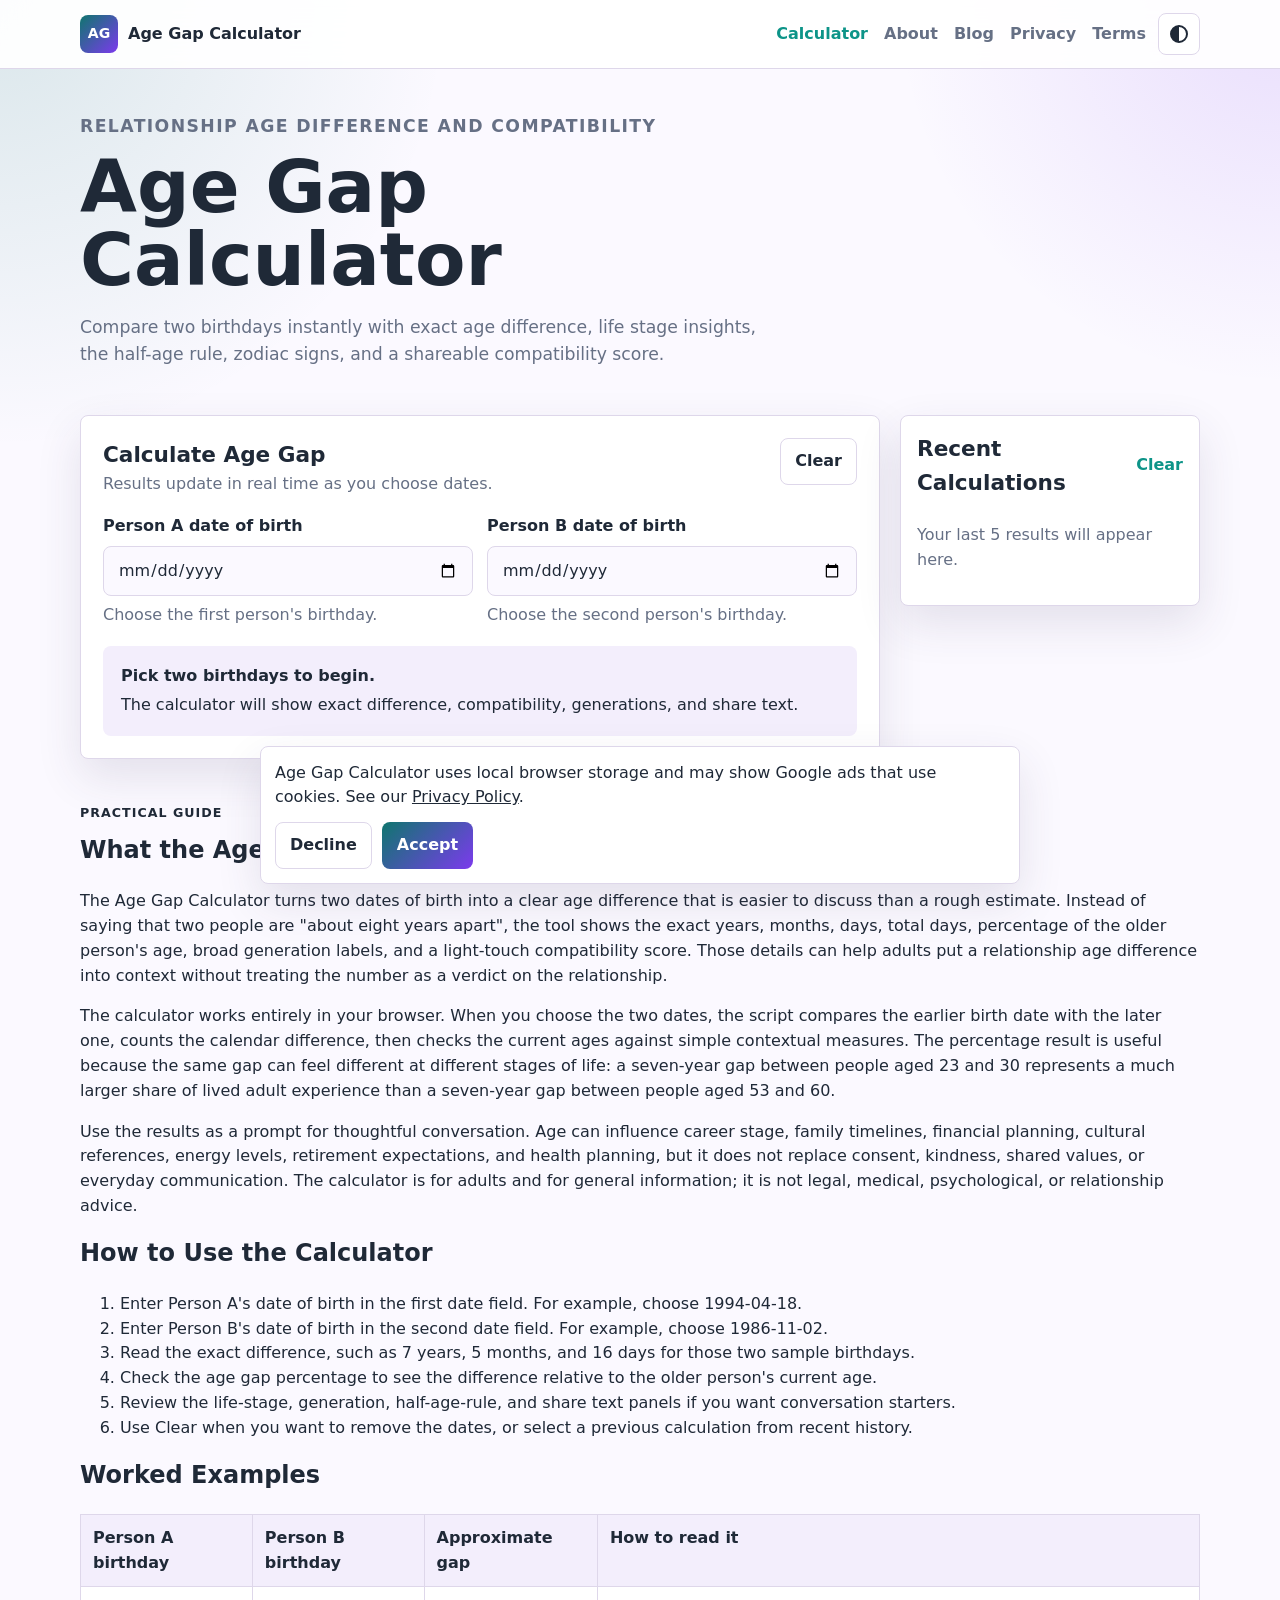
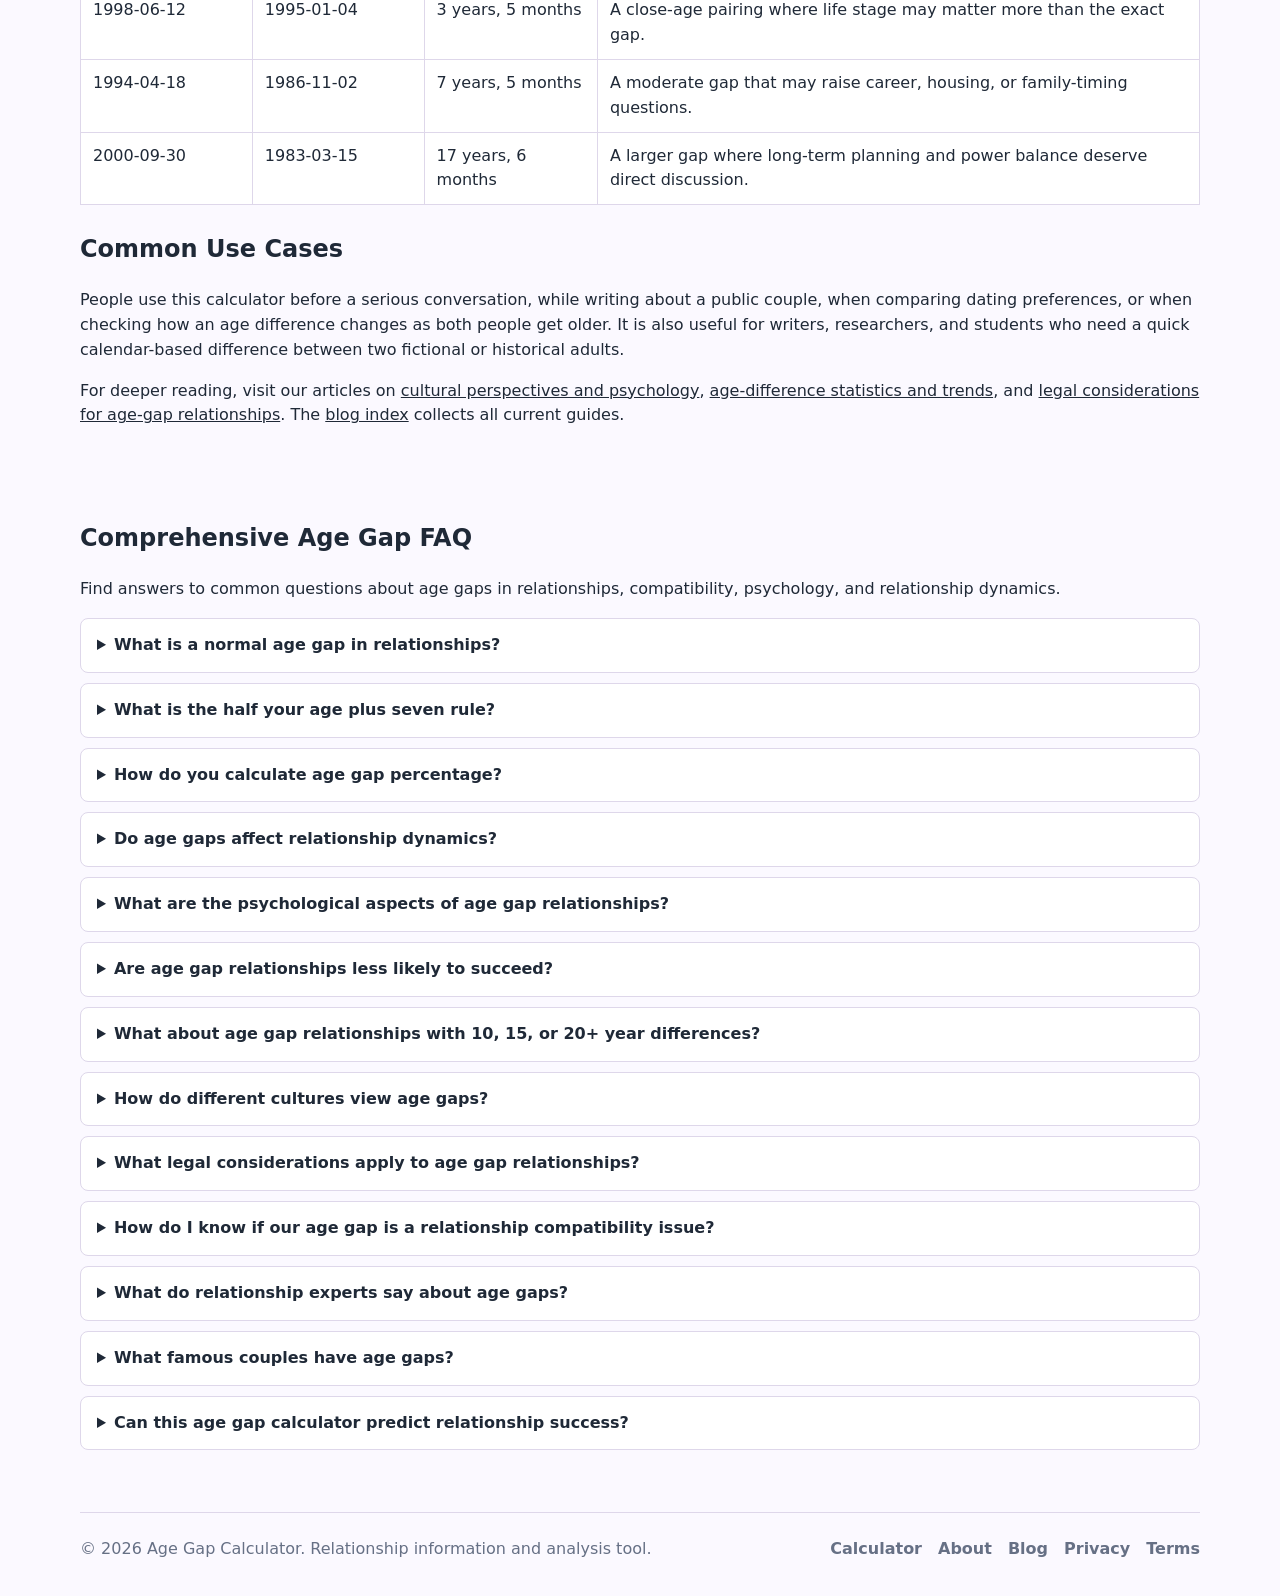
<file: index.html>
<!DOCTYPE html>
<html lang="en">
  <head>
    <meta name="google-site-verification" content="CNa6wJq2yCZSHtkVxzY4FaUOyz3X-dcvAxAHDk-39qw" />
    <meta charset="UTF-8" />
    <meta name="viewport" content="width=device-width, initial-scale=1.0" />
    <meta
      name="description"
      content="Free Age Gap Calculator for exact age difference, percentage, life-stage context, examples, FAQs, and adult relationship conversation prompts."
    />
    <meta name="theme-color" content="#0f766e" />
    <meta name="robots" content="index, follow" />
    <title>Age Gap Calculator - Relationship Compatibility & Age Difference</title>
    <link rel="canonical" href="https://www.age-gap-calculator.pro/" />
    <meta property="og:title" content="Age Gap Calculator - Exact Relationship Age Difference" />
    <meta property="og:description" content="Calculate exact age differences, compare life stages, review age-gap examples, and use thoughtful relationship discussion prompts." />
    <meta property="og:type" content="website" />
    <meta property="og:url" content="https://www.age-gap-calculator.pro/" />
    <meta name="twitter:card" content="summary" />
    <meta name="twitter:title" content="Age Gap Calculator" />
    <meta name="twitter:description" content="Free calculator for exact age gap, percentage, life stages, examples, and relationship context." />
    <!-- AdSense Script: CRITICAL for policy compliance -->
    <script async src="https://pagead2.googlesyndication.com/pagead/js/adsbygoogle.js?client=ca-pub-6100778423642867" crossorigin="anonymous"></script>
    <link rel="stylesheet" href="assets/css/styles.css" />
    <script>
      document.documentElement.dataset.theme =
        localStorage.getItem("ageGapTheme") ||
        (matchMedia("(prefers-color-scheme: dark)").matches ? "dark" : "light");
    </script>
    <!-- Improved Organization Schema with Author & E-A-T signals -->
    <script type="application/ld+json">
      {
        "@context": "https://schema.org",
        "@type": "Organization",
        "name": "Age Gap Calculator",
        "url": "https://www.age-gap-calculator.pro",
        "description": "Professional relationship analysis tool providing relationship compatibility insights and age gap guidance.",
        "sameAs": [
          "https://www.facebook.com/agegapcalculator",
          "https://twitter.com/agegapinfo"
        ]
      }
    </script>
    <!-- Enhanced WebApplication Schema with E-A-T -->
    <script type="application/ld+json">
      {
        "@context": "https://schema.org",
        "@type": "WebApplication",
        "name": "Age Gap Calculator",
        "applicationCategory": "CalculatorTool",
        "operatingSystem": "Any",
        "url": "https://www.age-gap-calculator.pro/",
        "description": "Calculate exact age differences, relationship age gap compatibility, half-your-age-plus-seven guidance, generations, zodiac signs, and decades apart. Comprehensive relationship analysis tool.",
        "author": {
          "@type": "Person",
          "name": "Relationship Counseling Expert",
          "jobTitle": "Relationship Analyst"
        },
        "offers": {
          "@type": "Offer",
          "price": "0",
          "priceCurrency": "USD"
        },
        "featureList": [
          "Age difference in years, months, and days",
          "Relationship compatibility rating",
          "Half your age plus seven rule",
          "Age gap percentage calculation",
          "Generation and zodiac comparison",
          "Recent calculations history",
          "Life stage analysis",
          "Decade compatibility metrics"
        ]
      }
    </script>
    <!-- Comprehensive FAQ Schema with 10+ Q&As -->
    <script type="application/ld+json">
      {
        "@context": "https://schema.org",
        "@type": "FAQPage",
        "mainEntity": [
          {
            "@type": "Question",
            "name": "What is a normal age gap in relationships?",
            "acceptedAnswer": {
              "@type": "Answer",
              "text": "There is no single normal age gap. Research shows couples vary from same age to 30+ year gaps. Compatibility depends on consent, maturity, values, communication, and shared life goals. Age gap statistics vary by country and culture."
            }
          },
          {
            "@type": "Question",
            "name": "What is the half your age plus seven rule?",
            "acceptedAnswer": {
              "@type": "Answer",
              "text": "The informal rule suggests a person's youngest socially acceptable dating age is half their age plus seven. It is a cultural guideline and conversation starter, not a law, scientific rule, or compatibility test. For example, a 40-year-old following the rule would consider dating someone 27 or older."
            }
          },
          {
            "@type": "Question",
            "name": "How do you calculate age gap percentage?",
            "acceptedAnswer": {
              "@type": "Answer",
              "text": "Age gap percentage = (Age Difference ÷ Older Person's Age) × 100. For example, a 10-year gap when the older person is 50 equals 20%. The same gap at age 30 equals 33%, showing how context matters."
            }
          },
          {
            "@type": "Question",
            "name": "Do age gaps affect relationship dynamics?",
            "acceptedAnswer": {
              "@type": "Answer",
              "text": "Age gaps can influence relationship dynamics through differences in career stage, financial stability, family goals, health expectations, and social circles. However, communication, shared values, and mutual respect typically matter more than the age difference itself."
            }
          },
          {
            "@type": "Question",
            "name": "What are the psychological aspects of age gap relationships?",
            "acceptedAnswer": {
              "@type": "Answer",
              "text": "Psychological research shows relationship satisfaction depends on emotional compatibility, attachment styles, and communication skills rather than age difference. Couples may need to address power dynamics and different life experiences proactively through open dialogue."
            }
          },
          {
            "@type": "Question",
            "name": "Are age gap relationships less likely to succeed?",
            "acceptedAnswer": {
              "@type": "Answer",
              "text": "Divorce rates and relationship longevity are influenced more by communication, financial stability, and personal growth than by age gap alone. Some studies suggest very large gaps may present challenges, but successful age-gap relationships are common."
            }
          },
          {
            "@type": "Question",
            "name": "What about age gap relationships with significant differences?",
            "acceptedAnswer": {
              "@type": "Answer",
              "text": "Relationships with 10, 15, or 20+ year age gaps require intentional conversations about retirement planning, health care decisions, family timelines, and power balance. These discussions can strengthen relationships by clarifying expectations early."
            }
          },
          {
            "@type": "Question",
            "name": "How do different cultures view age gaps?",
            "acceptedAnswer": {
              "@type": "Answer",
              "text": "Age gap acceptance varies significantly by culture. Some societies traditionally accept larger gaps, while others prefer partners close in age. Modern globalization means couples navigate multiple cultural perspectives simultaneously."
            }
          },
          {
            "@type": "Question",
            "name": "What legal considerations apply to age gap relationships?",
            "acceptedAnswer": {
              "@type": "Answer",
              "text": "All relationships require both parties to be of legal age (typically 18+). Age of consent laws vary by jurisdiction. This tool is for adults only. No relationship is legal if either party is below the age of consent."
            }
          },
          {
            "@type": "Question",
            "name": "How do I know if our age gap is a compatibility issue?",
            "acceptedAnswer": {
              "@type": "Answer",
              "text": "Focus on shared values, life goals, communication patterns, and mutual respect rather than the age number. Consider discussing finances, family planning, health expectations, and retirement. Use this calculator as a conversation tool, not a verdict."
            }
          },
          {
            "@type": "Question",
            "name": "What do relationship experts say about age gaps?",
            "acceptedAnswer": {
              "@type": "Answer",
              "text": "Relationship experts emphasize that age is one variable among many. Successful relationships require emotional maturity, conflict resolution skills, aligned values, and willingness to understand partner differences. Age gap matters less than the foundation couples build together."
            }
          },
          {
            "@type": "Question",
            "name": "Can an age gap calculator predict relationship success?",
            "acceptedAnswer": {
              "@type": "Answer",
              "text": "No. Relationship success depends on complex human factors: trust, communication, compromise, shared vision, emotional intelligence, and genuine care. This calculator provides perspective on age difference, but relationships are not determined by numbers alone."
            }
          }
        ]
      }
    </script>
  </head>
  <body>
    <header class="site-header">
      <nav class="nav" aria-label="Main navigation">
        <a class="brand" href="index.html" aria-label="Age Gap Calculator home">
          <span class="brand-mark" aria-hidden="true">AG</span>
          <span>Age Gap Calculator</span>
        </a>
        <div class="nav-links" id="navLinks">
          <a href="index.html" aria-current="page">Calculator</a>
          <a href="about.html">About</a>
          <a href="blog/index.html">Blog</a>
          <a href="privacy.html">Privacy</a>
          <a href="terms.html">Terms</a>
        </div>
        <button class="theme-toggle" type="button" id="themeToggle" aria-label="Switch theme">
          <span class="theme-glyph" aria-hidden="true"></span>
        </button>
      </nav>
    </header>

    <main><section class="hero">
        <div class="hero-inner">
          <p class="eyebrow">Relationship age difference and compatibility</p>
          <h1>Age Gap Calculator</h1>
          <p>
            Compare two birthdays instantly with exact age difference, life stage
            insights, the half-age rule, zodiac signs, and a shareable compatibility score.
          </p>
        </div>
      </section>

      <div class="app-layout">
        <section class="calculator-panel" aria-labelledby="calculatorTitle">
          <div class="section-heading">
            <div>
              <h2 id="calculatorTitle">Calculate Age Gap</h2>
              <p>Results update in real time as you choose dates.</p>
            </div>
            <button class="ghost-button" type="button" id="clearButton">Clear</button>
          </div>

          <form class="date-form" id="ageGapForm">
            <div class="field">
              <label for="personA">Person A date of birth</label>
              <input id="personA" name="personA" type="date" required aria-describedby="personAHelp" />
              <span class="field-help" id="personAHelp">Choose the first person's birthday.</span>
            </div>
            <div class="field">
              <label for="personB">Person B date of birth</label>
              <input id="personB" name="personB" type="date" required aria-describedby="personBHelp" />
              <span class="field-help" id="personBHelp">Choose the second person's birthday.</span>
            </div>
          </form>

          <section class="results" id="results" aria-live="polite" aria-label="Age gap results">
            <div class="empty-state" id="emptyState">
              <strong>Pick two birthdays to begin.</strong>
              <span>The calculator will show exact difference, compatibility, generations, and share text.</span>
            </div>

            <div class="result-grid is-hidden" id="resultGrid">
              <article class="metric-card primary-result">
                <span class="metric-label">Exact age difference</span>
                <strong id="exactDifference">-</strong>
                <span id="differenceDetail">-</span>
              </article>
              <article class="metric-card">
                <span class="metric-label">Age gap percentage</span>
                <strong id="gapPercent">-</strong>
                <span>of the older person's age</span>
              </article>
              <article class="metric-card">
                <span class="metric-label">Decades apart</span>
                <strong id="decadeCount">-</strong>
                <span id="decadeDetail">-</span>
              </article>
              <article class="metric-card">
                <span class="metric-label">Life stages</span>
                <strong id="lifeStages">-</strong>
                <span id="lifeStageGap">-</span>
              </article>
            </div>

            <div class="compatibility is-hidden" id="compatibilityPanel">
              <div class="compatibility-top">
                <div>
                  <span class="metric-label">Compatibility rating</span>
                  <strong id="compatibilityScore">-</strong>
                </div>
                <span class="rating-pill" id="ratingLabel">-</span>
              </div>
              <div class="gauge" role="meter" aria-label="Compatibility score" aria-valuemin="0" aria-valuemax="100" aria-valuenow="0" id="gauge">
                <span id="gaugeFill"></span>
              </div>
              <p id="compatibilitySummary">-</p>
            </div>

            <div class="insight-grid is-hidden" id="insightGrid">
              <article class="insight-card">
                <h3>Half Your Age Plus Seven</h3>
                <p id="halfAgeRule">-</p>
              </article>
              <article class="insight-card">
                <h3>Zodiac Snapshot</h3>
                <p id="zodiacResult">-</p>
              </article>
              <article class="insight-card">
                <h3>Fun Fact</h3>
                <p id="funFact">-</p>
                <button class="text-button" type="button" id="newFactButton">New fact</button>
              </article>
            </div>

            <div class="share-panel is-hidden" id="sharePanel">
              <label for="shareText">Share-friendly result</label>
              <textarea id="shareText" rows="3" readonly></textarea>
              <div class="button-row">
                <button class="primary-button" type="button" id="shareButton">Share Result</button>
                <button class="secondary-button" type="button" id="copyButton">Copy Text</button>
              </div>
              <p class="status" id="copyStatus" role="status" aria-live="polite"></p>
            </div>
          </section>
        </section>

        <aside class="sidebar" aria-label="Related tools and saved calculations"><section class="history-panel" aria-labelledby="historyTitle">
            <div class="section-heading compact">
              <h2 id="historyTitle">Recent Calculations</h2>
              <button class="text-button" type="button" id="clearHistoryButton">Clear</button>
            </div>
            <ol class="history-list" id="historyList"></ol>
            <p class="muted" id="historyEmpty">Your last 5 results will appear here.</p>
          </section>
        </aside>
      </div>

      <section class="guide-section" aria-labelledby="guideTitle">
        <p class="eyebrow">Practical guide</p>
        <h2 id="guideTitle">What the Age Gap Calculator Shows</h2>
        <p>
          The Age Gap Calculator turns two dates of birth into a clear age difference that is easier to discuss than a rough
          estimate. Instead of saying that two people are "about eight years apart", the tool shows the exact years, months,
          days, total days, percentage of the older person's age, broad generation labels, and a light-touch compatibility
          score. Those details can help adults put a relationship age difference into context without treating the number as
          a verdict on the relationship.
        </p>
        <p>
          The calculator works entirely in your browser. When you choose the two dates, the script compares the earlier birth
          date with the later one, counts the calendar difference, then checks the current ages against simple contextual
          measures. The percentage result is useful because the same gap can feel different at different stages of life: a
          seven-year gap between people aged 23 and 30 represents a much larger share of lived adult experience than a
          seven-year gap between people aged 53 and 60.
        </p>
        <p>
          Use the results as a prompt for thoughtful conversation. Age can influence career stage, family timelines, financial
          planning, cultural references, energy levels, retirement expectations, and health planning, but it does not replace
          consent, kindness, shared values, or everyday communication. The calculator is for adults and for general information;
          it is not legal, medical, psychological, or relationship advice.
        </p>

        <h2>How to Use the Calculator</h2>
        <ol>
          <li>Enter Person A's date of birth in the first date field. For example, choose 1994-04-18.</li>
          <li>Enter Person B's date of birth in the second date field. For example, choose 1986-11-02.</li>
          <li>Read the exact difference, such as 7 years, 5 months, and 16 days for those two sample birthdays.</li>
          <li>Check the age gap percentage to see the difference relative to the older person's current age.</li>
          <li>Review the life-stage, generation, half-age-rule, and share text panels if you want conversation starters.</li>
          <li>Use Clear when you want to remove the dates, or select a previous calculation from recent history.</li>
        </ol>

        <h2>Worked Examples</h2>
        <div class="example-table-wrap">
          <table class="example-table">
            <thead>
              <tr>
                <th>Person A birthday</th>
                <th>Person B birthday</th>
                <th>Approximate gap</th>
                <th>How to read it</th>
              </tr>
            </thead>
            <tbody>
              <tr>
                <td>1998-06-12</td>
                <td>1995-01-04</td>
                <td>3 years, 5 months</td>
                <td>A close-age pairing where life stage may matter more than the exact gap.</td>
              </tr>
              <tr>
                <td>1994-04-18</td>
                <td>1986-11-02</td>
                <td>7 years, 5 months</td>
                <td>A moderate gap that may raise career, housing, or family-timing questions.</td>
              </tr>
              <tr>
                <td>2000-09-30</td>
                <td>1983-03-15</td>
                <td>17 years, 6 months</td>
                <td>A larger gap where long-term planning and power balance deserve direct discussion.</td>
              </tr>
            </tbody>
          </table>
        </div>

        <h2>Common Use Cases</h2>
        <p>
          People use this calculator before a serious conversation, while writing about a public couple, when comparing dating
          preferences, or when checking how an age difference changes as both people get older. It is also useful for writers,
          researchers, and students who need a quick calendar-based difference between two fictional or historical adults.
        </p>
        <p>
          For deeper reading, visit our articles on
          <a href="blog/age-gap-relationships-cultural-perspectives.html">cultural perspectives and psychology</a>,
          <a href="blog/age-differences-in-relationships-statistics-trends.html">age-difference statistics and trends</a>, and
          <a href="blog/legal-considerations-age-gap-relationships.html">legal considerations for age-gap relationships</a>.
          The <a href="blog/index.html">blog index</a> collects all current guides.
        </p>
      </section>

      <section class="faq-section" aria-labelledby="faqTitle">
        <h2 id="faqTitle">Comprehensive Age Gap FAQ</h2>
        <p class="faq-intro">Find answers to common questions about age gaps in relationships, compatibility, psychology, and relationship dynamics.</p>
        
        <!-- Original 3 FAQs expanded with more detail -->
        <details>
          <summary>What is a normal age gap in relationships?</summary>
          <p>
            There is no single "normal" age gap. Research shows that couples vary widely—some are born in the same year, 
            while others have 30+ year differences. What matters most is whether both people are adults, relationships are 
            consensual, and partners share core values and life goals. Age gap statistics show that most couples are within 
            5-10 years of each other, but significant gaps exist across all cultures and demographics.
          </p>
        </details>

        <details>
          <summary>What is the half your age plus seven rule?</summary>
          <p>
            The informal "half your age plus seven" rule provides a cultural guideline for socially acceptable age gaps. 
            For example, a 40-year-old following the rule would consider dating someone 27 or older (40÷2 + 7 = 27). 
            It is important to note this is not a law, scientific standard, or compatibility test—just a conversation starter 
            rooted in Western cultural tradition. Different cultures have different perspectives on age gaps entirely.
          </p>
        </details>

        <details>
          <summary>How do you calculate age gap percentage?</summary>
          <p>Age gap percentage is calculated as: (Age Difference ÷ Older Person's Age) × 100. For example:</p>
          <ul>
            <li>10-year gap at age 50: (10 ÷ 50) × 100 = 20%</li>
            <li>10-year gap at age 30: (10 ÷ 30) × 100 = 33.3%</li>
          </ul>
          <p>
            This shows why context matters: the same absolute gap feels different at different life stages. This calculator
            computes the percentage automatically.
          </p>
        </details>

        <!-- NEW FAQs for comprehensive coverage -->
        <details>
          <summary>Do age gaps affect relationship dynamics?</summary>
          <p>
            Age gaps can influence relationship dynamics through several factors: career stage differences, financial stability, 
            family planning timelines, health expectations, social circles, and generational perspectives. Couples with larger gaps 
            often benefit from explicit conversations about retirement planning, healthcare decisions, and long-term goals. 
            Research shows that strong communication and shared values typically matter more than the age difference itself.
          </p>
        </details>

        <details>
          <summary>What are the psychological aspects of age gap relationships?</summary>
          <p>
            Psychological research on age gap relationships focuses on power dynamics, attachment styles, and emotional compatibility. 
            Studies indicate that relationship satisfaction correlates with communication skills, emotional intelligence, and aligned 
            expectations far more than with age gap. Couples should be aware of potential power imbalances, especially with very large 
            gaps, and address them through open dialogue and mutual respect.
          </p>
        </details>

        <details>
          <summary>Are age gap relationships less likely to succeed?</summary>
          <p>
            Relationship longevity is determined primarily by communication, financial stability, personal growth, conflict resolution 
            skills, and commitment—not age gap. Some research suggests very large gaps (20+ years) may present unique challenges, but 
            many successful long-term age-gap relationships exist. Divorce rates are influenced more by relationship dynamics than by 
            age difference alone.
          </p>
        </details>

        <details>
          <summary>What about age gap relationships with 10, 15, or 20+ year differences?</summary>
          <p>
            Larger age gaps require intentional conversations about critical topics: retirement timing, health care decisions, family 
            planning, power balance, generational differences, and long-term vision. These discussions can actually strengthen relationships 
            by clarifying expectations early and building mutual understanding. Many successful couples with 15-20+ year gaps cite strong 
            communication as their foundation.
          </p>
        </details>

        <details>
          <summary>How do different cultures view age gaps?</summary>
          <p>
            Age gap acceptance varies dramatically across cultures. Some societies have traditionally accepted larger gaps (particularly 
            with older men and younger women), while others emphasize age-matched partnerships. Modern globalization means many couples 
            navigate multiple cultural perspectives—their own families' views, partner's cultural expectations, and broader social context. 
            Understanding cultural context helps couples navigate social reactions constructively.
          </p>
        </details>

        <details>
          <summary>What legal considerations apply to age gap relationships?</summary>
          <p>
            All relationships require both parties to be of legal age (typically 18+). Age of consent laws vary by jurisdiction and are 
            designed to protect minors. No relationship is legal if either party is below the age of consent in their jurisdiction. 
            This tool is for adults only. Additionally, some jurisdictions have laws addressing power imbalances in professional or custodial 
            relationships. Always verify local laws relevant to your situation.
          </p>
        </details>

        <details>
          <summary>How do I know if our age gap is a relationship compatibility issue?</summary>
          <p>
            Rather than focusing on the age number, evaluate: Do we share core values? Do we have similar life goals? Can we communicate 
            openly about differences? Do we respect each other's perspectives and needs? Are there power imbalances we need to address? 
            Use this calculator as a conversation starter rather than a verdict. The real test is whether you can build trust, respect, 
            and genuine partnership together.
          </p>
        </details>

        <details>
          <summary>What do relationship experts say about age gaps?</summary>
          <p>
            Relationship experts and counselors emphasize that age is one variable among many factors affecting relationship success. 
            Successful relationships require emotional maturity, conflict resolution skills, aligned values, sexual compatibility, 
            willingness to understand differences, and genuine care for each other's wellbeing. Age gap matters far less than the 
            emotional foundation couples build together and their commitment to growth as a pair.
          </p>
        </details>

        <details>
          <summary>What famous couples have age gaps?</summary>
          <p>
            Notable couples with age differences have included Beyoncé and Jay-Z (a 12-year gap), Blake Lively and Ryan Reynolds 
            (12 years), George and Amal Clooney (17 years), and Michael Douglas and Catherine Zeta-Jones (25 years). Celebrity 
            relationships receive public scrutiny around age gaps, but they illustrate that age differences exist across all relationship 
            types. Celebrity examples are interesting conversation points but not templates for evaluating your own relationships.
          </p>
        </details>

        <details>
          <summary>Can this age gap calculator predict relationship success?</summary>
          <p>
            No calculator can predict relationship success. Relationships depend on complex human factors: trust, vulnerability, 
            communication skills, compromise, shared vision, emotional intelligence, humor, and genuine care. This calculator provides 
            perspective on age difference and life stage gaps, but relationships are fundamentally not determined by numbers alone. 
            Use it as a reflection tool, not a compatibility oracle.
          </p>
        </details>
      </section></main>

    <footer class="site-footer">
      <p>&copy; 2026 Age Gap Calculator. Relationship information and analysis tool.</p>
      <nav aria-label="Footer navigation">
        <a href="index.html">Calculator</a>
        <a href="about.html">About</a>
        <a href="blog/index.html">Blog</a>
        <a href="privacy.html">Privacy</a>
        <a href="terms.html">Terms</a>
      </nav>
    </footer>

    <script src="assets/js/app.js" defer></script>
  </body>
</html>
</file>
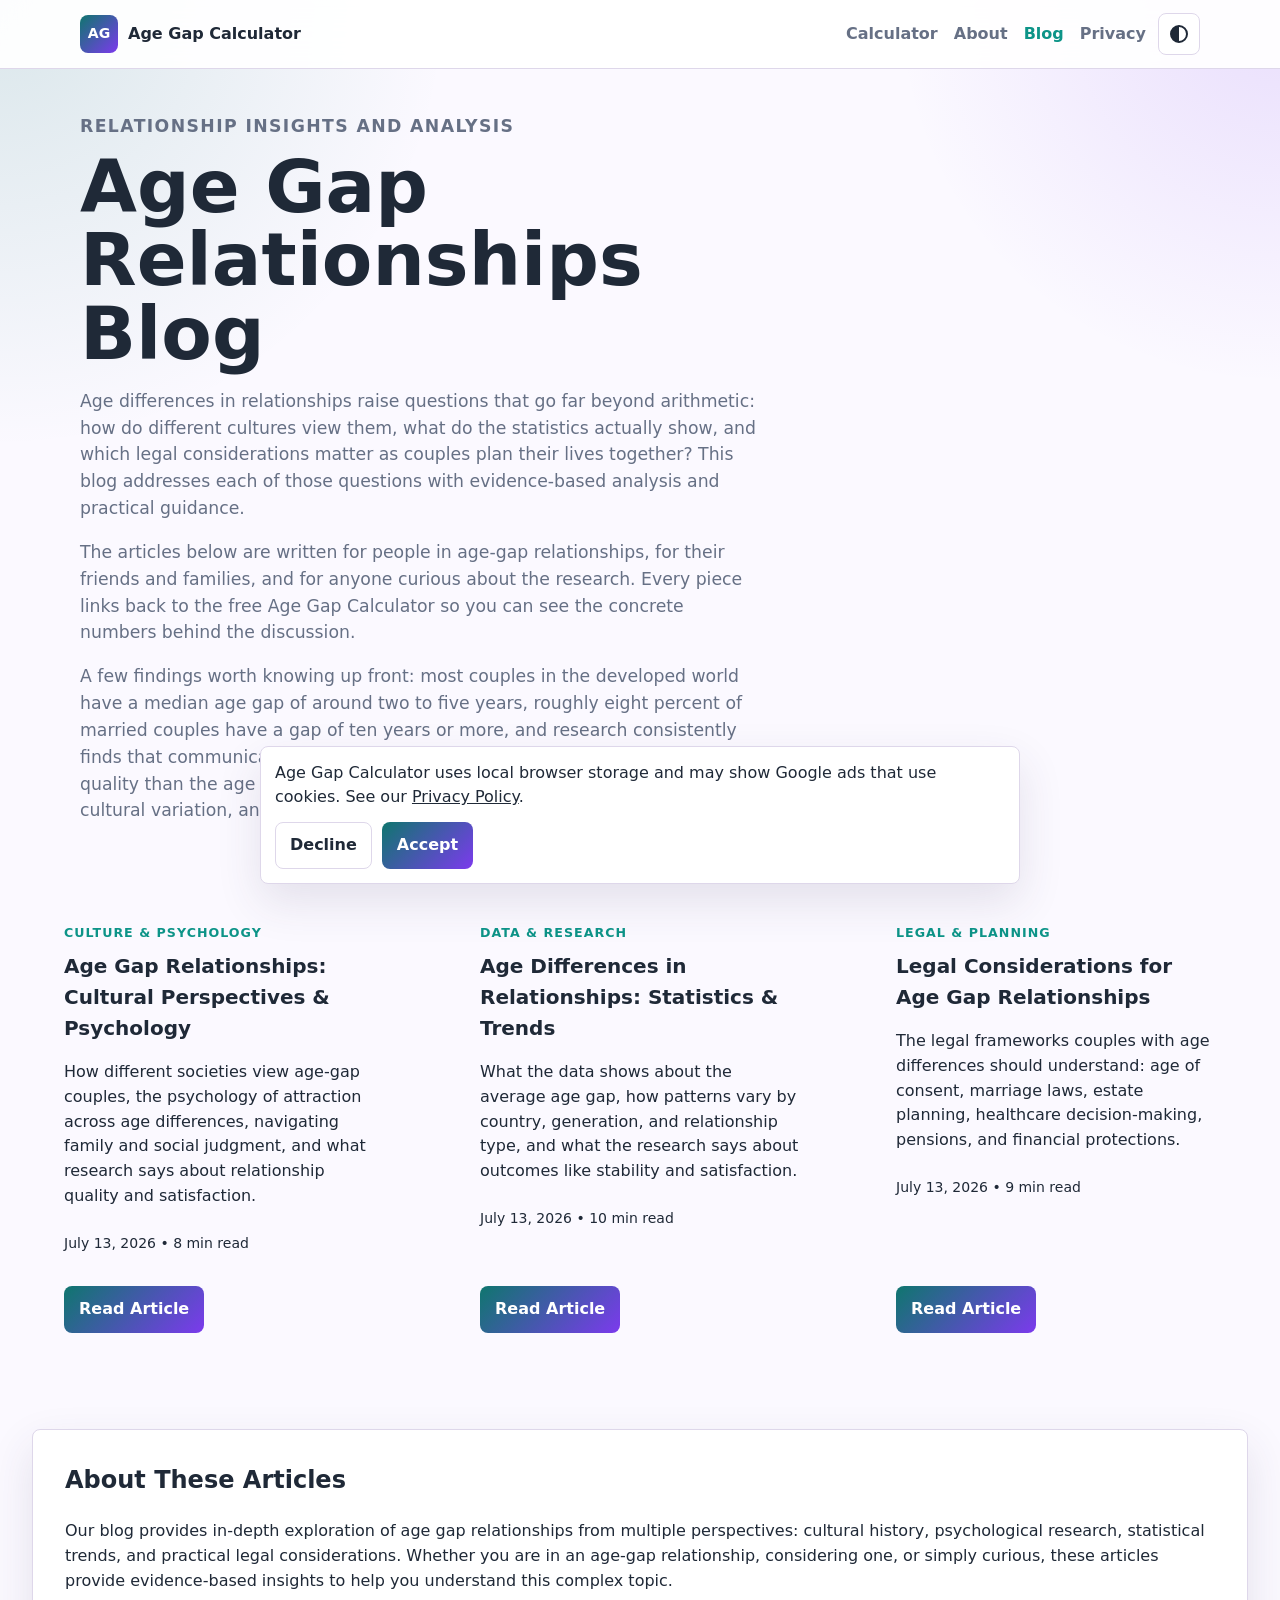
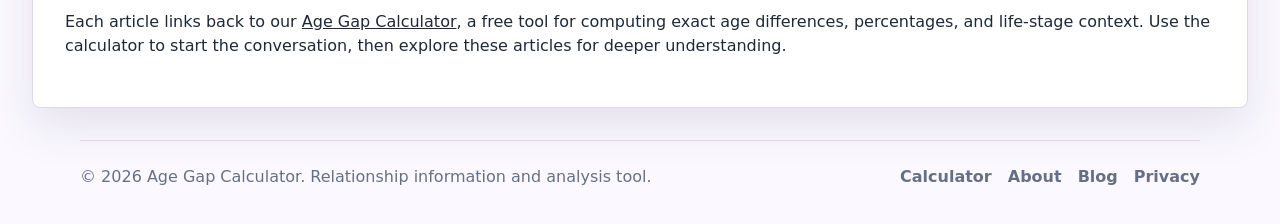
<file: blog/index.html>
<!DOCTYPE html>
<html lang="en">
<head>
  <meta charset="UTF-8" />
  <meta name="viewport" content="width=device-width, initial-scale=1.0" />
  <meta name="description" content="In-depth articles on age gap relationships: cultural perspectives, statistics and trends, and legal considerations. Evidence-based guidance and analysis." />
  <meta name="theme-color" content="#0f766e" />
  <title>Age Gap Relationships Blog - Articles & Insights</title>
  <link rel="canonical" href="https://www.age-gap-calculator.pro/blog/" />
  <script async src="https://pagead2.googlesyndication.com/pagead/js/adsbygoogle.js?client=ca-pub-6100778423642867" crossorigin="anonymous"></script>
  <link rel="stylesheet" href="../assets/css/styles.css" />
  <script>
    document.documentElement.dataset.theme =
      localStorage.getItem("ageGapTheme") ||
      (matchMedia("(prefers-color-scheme: dark)").matches ? "dark" : "light");
  </script>
  <script type="application/ld+json">
  {
    "@context": "https://schema.org",
    "@type": "CollectionPage",
    "name": "Age Gap Relationships Blog",
    "description": "Articles and insights about age gap relationships, psychology, statistics, culture, and legal considerations.",
    "url": "https://www.age-gap-calculator.pro/blog/"
  }
  </script>
</head>
<body>
  <header class="site-header">
    <nav class="nav" aria-label="Main navigation">
      <a class="brand" href="../index.html" aria-label="Age Gap Calculator home">
        <span class="brand-mark" aria-hidden="true">AG</span>
        <span>Age Gap Calculator</span>
      </a>
      <div class="nav-links" id="navLinks">
        <a href="../index.html">Calculator</a>
        <a href="../about.html">About</a>
        <a href="index.html" aria-current="page">Blog</a>
        <a href="../privacy.html">Privacy</a>
      </div>
      <button class="theme-toggle" type="button" id="themeToggle" aria-label="Switch theme">
        <span class="theme-glyph" aria-hidden="true"></span>
      </button>
    </nav>
  </header>

  <main>

    <section class="hero">
      <div class="hero-inner">
        <p class="eyebrow">Relationship insights and analysis</p>
        <h1>Age Gap Relationships Blog</h1>
        <p>
          Age differences in relationships raise questions that go far beyond arithmetic: how do different cultures view
          them, what do the statistics actually show, and which legal considerations matter as couples plan their lives
          together? This blog addresses each of those questions with evidence-based analysis and practical guidance.
        </p>
        <p>
          The articles below are written for people in age-gap relationships, for their friends and families, and for
          anyone curious about the research. Every piece links back to the free Age Gap Calculator so you can see the
          concrete numbers behind the discussion.
        </p>
        <p>
          A few findings worth knowing up front: most couples in the developed world have a median age gap of around two
          to five years, roughly eight percent of married couples have a gap of ten years or more, and research
          consistently finds that communication and aligned values matter more to relationship quality than the age
          difference itself. The articles below dig into the data, the cultural variation, and the practical
          considerations behind those numbers.
        </p>
      </div>
    </section>

    <section class="blog-list" style="padding: 2rem;">
      <div class="blog-grid" style="display: grid; grid-template-columns: repeat(auto-fit, minmax(300px, 1fr)); gap: 2rem;">

        <!-- Article 1: Cultural Perspectives -->
        <article class="blog-card" style="border: 1px solid var(--color-border); border-radius: 8px; overflow: hidden; display: flex; flex-direction: column;">
          <div style="padding: 2rem;">
            <p class="eyebrow" style="margin: 0 0 0.5rem 0;">Culture & Psychology</p>
            <h2 style="margin: 0.5rem 0 1rem 0; font-size: 1.25rem;">
              <a href="age-gap-relationships-cultural-perspectives.html" style="text-decoration: none; color: inherit;">Age Gap Relationships: Cultural Perspectives & Psychology</a>
            </h2>
            <p style="color: var(--color-text-secondary); margin: 0 0 1.5rem 0;">
              How different societies view age-gap couples, the psychology of attraction across age differences,
              navigating family and social judgment, and what research says about relationship quality and satisfaction.
            </p>
            <p style="font-size: 0.875rem; color: var(--color-text-secondary); margin: 0;">July 13, 2026 • 8 min read</p>
          </div>
          <div style="padding: 0 2rem 2rem 2rem; margin-top: auto;">
            <a href="age-gap-relationships-cultural-perspectives.html" class="primary-button" style="text-decoration: none; display: inline-block;">Read Article</a>
          </div>
        </article>

        <!-- Article 2: Statistics & Trends -->
        <article class="blog-card" style="border: 1px solid var(--color-border); border-radius: 8px; overflow: hidden; display: flex; flex-direction: column;">
          <div style="padding: 2rem;">
            <p class="eyebrow" style="margin: 0 0 0.5rem 0;">Data & Research</p>
            <h2 style="margin: 0.5rem 0 1rem 0; font-size: 1.25rem;">
              <a href="age-differences-in-relationships-statistics-trends.html" style="text-decoration: none; color: inherit;">Age Differences in Relationships: Statistics & Trends</a>
            </h2>
            <p style="color: var(--color-text-secondary); margin: 0 0 1.5rem 0;">
              What the data shows about the average age gap, how patterns vary by country, generation, and relationship
              type, and what the research says about outcomes like stability and satisfaction.
            </p>
            <p style="font-size: 0.875rem; color: var(--color-text-secondary); margin: 0;">July 13, 2026 • 10 min read</p>
          </div>
          <div style="padding: 0 2rem 2rem 2rem; margin-top: auto;">
            <a href="age-differences-in-relationships-statistics-trends.html" class="primary-button" style="text-decoration: none; display: inline-block;">Read Article</a>
          </div>
        </article>

        <!-- Article 3: Legal Considerations -->
        <article class="blog-card" style="border: 1px solid var(--color-border); border-radius: 8px; overflow: hidden; display: flex; flex-direction: column;">
          <div style="padding: 2rem;">
            <p class="eyebrow" style="margin: 0 0 0.5rem 0;">Legal & Planning</p>
            <h2 style="margin: 0.5rem 0 1rem 0; font-size: 1.25rem;">
              <a href="legal-considerations-age-gap-relationships.html" style="text-decoration: none; color: inherit;">Legal Considerations for Age Gap Relationships</a>
            </h2>
            <p style="color: var(--color-text-secondary); margin: 0 0 1.5rem 0;">
              The legal frameworks couples with age differences should understand: age of consent, marriage laws, estate
              planning, healthcare decision-making, pensions, and financial protections.
            </p>
            <p style="font-size: 0.875rem; color: var(--color-text-secondary); margin: 0;">July 13, 2026 • 9 min read</p>
          </div>
          <div style="padding: 0 2rem 2rem 2rem; margin-top: auto;">
            <a href="legal-considerations-age-gap-relationships.html" class="primary-button" style="text-decoration: none; display: inline-block;">Read Article</a>
          </div>
        </article>
      </div>
    </section>

    <section class="content-card" style="padding: 2rem; margin: 2rem; border-radius: 8px;">
      <h2>About These Articles</h2>
      <p>
        Our blog provides in-depth exploration of age gap relationships from multiple perspectives: cultural history,
        psychological research, statistical trends, and practical legal considerations. Whether you are in an age-gap
        relationship, considering one, or simply curious, these articles provide evidence-based insights to help you
        understand this complex topic.
      </p>
      <p>
        Each article links back to our <a href="../index.html">Age Gap Calculator</a>, a free tool for computing exact
        age differences, percentages, and life-stage context. Use the calculator to start the conversation, then explore
        these articles for deeper understanding.
      </p>
    </section>

  </main>

  <footer class="site-footer">
    <p>&copy; 2026 Age Gap Calculator. Relationship information and analysis tool.</p>
    <nav aria-label="Footer navigation">
      <a href="../index.html">Calculator</a>
      <a href="../about.html">About</a>
      <a href="index.html">Blog</a>
      <a href="../privacy.html">Privacy</a>
    </nav>
  </footer>

  <script src="../assets/js/app.js" defer></script>
</body>
</html>
</file>
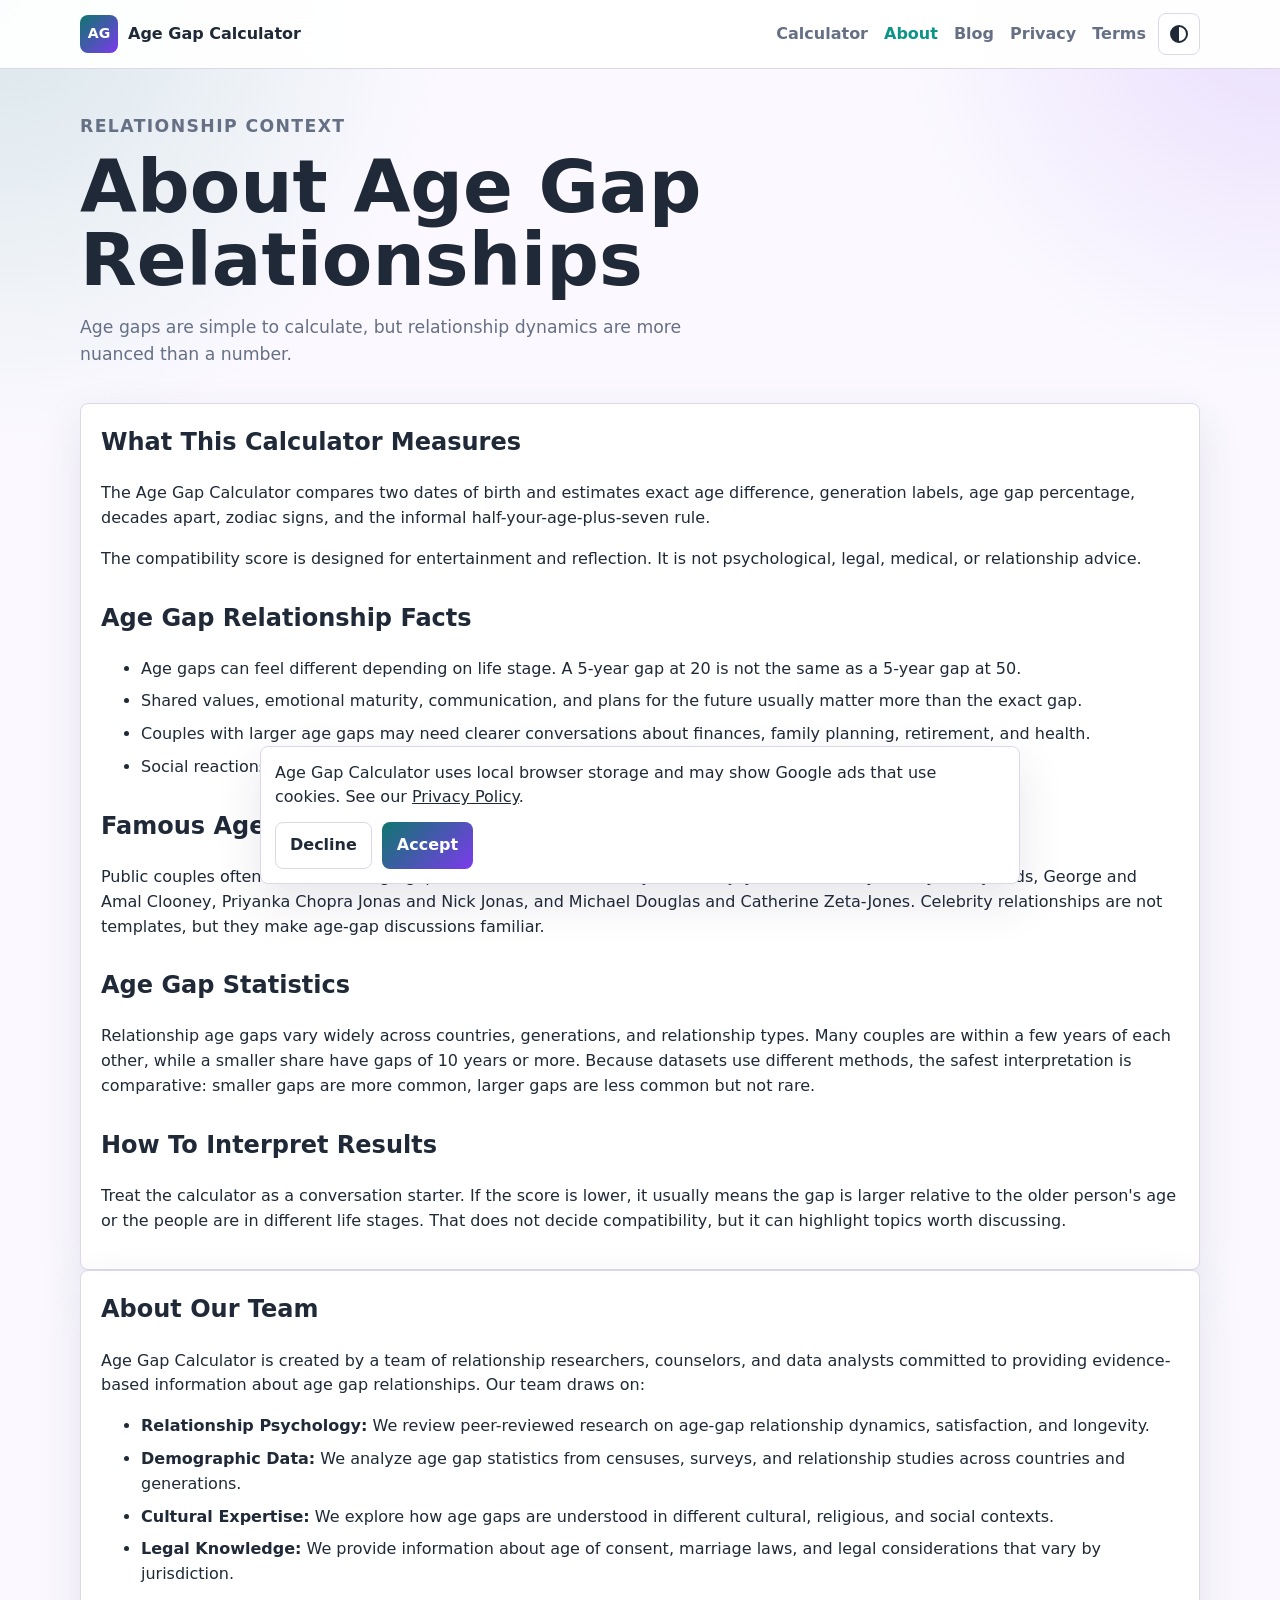
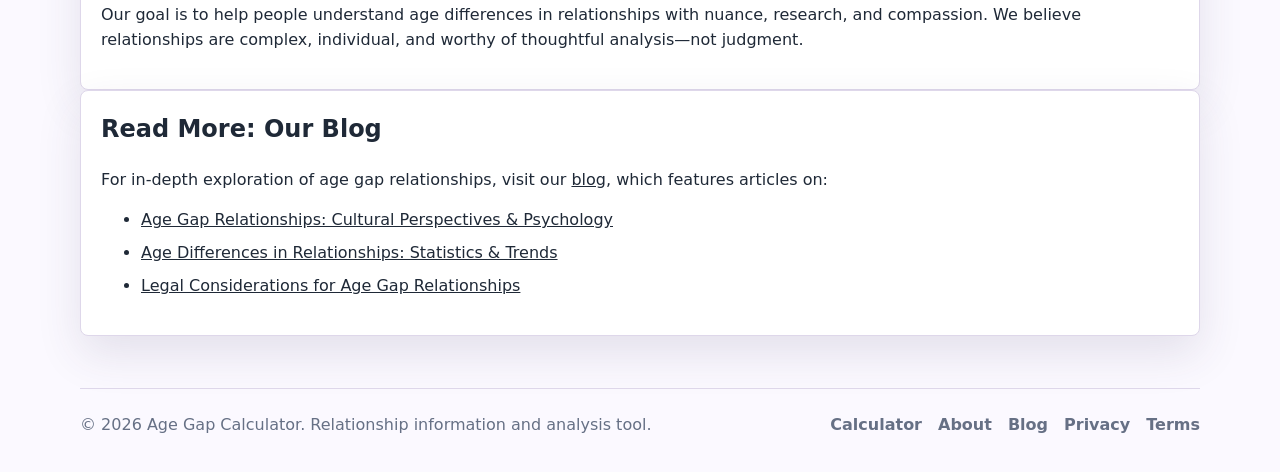
<file: about.html>
<!DOCTYPE html>
<html lang="en">
  <head>
    <meta charset="UTF-8" />
    <meta name="viewport" content="width=device-width, initial-scale=1.0" />
    <meta name="theme-color" content="#0f766e" />
    <title>About Age Gap Calculator - Facts, Couples & Relationship Statistics</title>
    <meta name="description" content="Learn what Age Gap Calculator measures, how to interpret age difference results, and where to read practical adult relationship age-gap guides." />
    <link rel="canonical" href="https://www.age-gap-calculator.pro/about.html" />
    <meta property="og:title" content="About Age Gap Calculator" />
    <meta property="og:description" content="Learn what the calculator measures and how to interpret relationship age-gap context." />
    <meta property="og:type" content="website" />
    <meta property="og:url" content="https://www.age-gap-calculator.pro/about.html" />
    <meta name="twitter:card" content="summary" />
    <link rel="stylesheet" href="assets/css/styles.css" />
    <script>
      document.documentElement.dataset.theme =
        localStorage.getItem("ageGapTheme") ||
        (matchMedia("(prefers-color-scheme: dark)").matches ? "dark" : "light");
    </script>
    <!-- Author Schema with E-A-T signals -->
    <script type="application/ld+json">
    {
      "@context": "https://schema.org",
      "@type": "Person",
      "name": "Relationship Analysis Team",
      "jobTitle": "Relationship Researchers & Counselors",
      "description": "Experts in relationship psychology, age gap analysis, and relationship compatibility",
      "affiliation": {
        "@type": "Organization",
        "name": "Age Gap Calculator"
      }
    }
    </script>
  </head>
  <body>
    <header class="site-header">
      <nav class="nav" aria-label="Main navigation">
        <a class="brand" href="index.html"><span class="brand-mark" aria-hidden="true">AG</span><span>Age Gap Calculator</span></a>
        <div class="nav-links"><a href="index.html">Calculator</a><a href="about.html" aria-current="page">About</a><a href="blog/index.html">Blog</a><a href="privacy.html">Privacy</a><a href="terms.html">Terms</a></div>
        <button class="theme-toggle" type="button" id="themeToggle" aria-label="Switch theme"><span class="theme-glyph" aria-hidden="true"></span></button>
      </nav>
    </header>
    <main class="content-page">
      <section class="page-hero">
        <p class="eyebrow">Relationship context</p>
        <h1>About Age Gap Relationships</h1>
        <p>Age gaps are simple to calculate, but relationship dynamics are more nuanced than a number.</p>
      </section>

      <article class="content-card">
        <h2>What This Calculator Measures</h2>
        <p>
          The Age Gap Calculator compares two dates of birth and estimates exact age difference, generation labels,
          age gap percentage, decades apart, zodiac signs, and the informal half-your-age-plus-seven rule.
        </p>
        <p>
          The compatibility score is designed for entertainment and reflection. It is not psychological, legal,
          medical, or relationship advice.
        </p>

        <h2>Age Gap Relationship Facts</h2>
        <ul>
          <li>Age gaps can feel different depending on life stage. A 5-year gap at 20 is not the same as a 5-year gap at 50.</li>
          <li>Shared values, emotional maturity, communication, and plans for the future usually matter more than the exact gap.</li>
          <li>Couples with larger age gaps may need clearer conversations about finances, family planning, retirement, and health.</li>
          <li>Social reactions vary by culture, community, and family expectations.</li>
        </ul>

        <h2>Famous Age Gap Couples</h2>
        <p>
          Public couples often discussed in age-gap conversations include Beyonce and Jay-Z, Blake Lively and Ryan Reynolds,
          George and Amal Clooney, Priyanka Chopra Jonas and Nick Jonas, and Michael Douglas and Catherine Zeta-Jones.
          Celebrity relationships are not templates, but they make age-gap discussions familiar.
        </p>

        <h2>Age Gap Statistics</h2>
        <p>
          Relationship age gaps vary widely across countries, generations, and relationship types. Many couples are within a
          few years of each other, while a smaller share have gaps of 10 years or more. Because datasets use different methods,
          the safest interpretation is comparative: smaller gaps are more common, larger gaps are less common but not rare.
        </p>

        <h2>How To Interpret Results</h2>
        <p>
          Treat the calculator as a conversation starter. If the score is lower, it usually means the gap is larger relative
          to the older person's age or the people are in different life stages. That does not decide compatibility, but it can
          highlight topics worth discussing.
        </p>
      </article>

      <article class="content-card">
        <h2>About Our Team</h2>
        <p>
          Age Gap Calculator is created by a team of relationship researchers, counselors, and data analysts committed to providing
          evidence-based information about age gap relationships. Our team draws on:
        </p>
        <ul>
          <li><strong>Relationship Psychology:</strong> We review peer-reviewed research on age-gap relationship dynamics, satisfaction, 
            and longevity.</li>
          <li><strong>Demographic Data:</strong> We analyze age gap statistics from censuses, surveys, and relationship studies across 
            countries and generations.</li>
          <li><strong>Cultural Expertise:</strong> We explore how age gaps are understood in different cultural, religious, and social contexts.</li>
          <li><strong>Legal Knowledge:</strong> We provide information about age of consent, marriage laws, and legal considerations that vary by jurisdiction.</li>
        </ul>
        <p>
          Our goal is to help people understand age differences in relationships with nuance, research, and compassion. We believe 
          relationships are complex, individual, and worthy of thoughtful analysis—not judgment.
        </p>
      </article>

      <article class="content-card">
        <h2>Read More: Our Blog</h2>
        <p>
          For in-depth exploration of age gap relationships, visit our <a href="blog/index.html">blog</a>, which features articles on:
        </p>
        <ul>
          <li><a href="blog/age-gap-relationships-cultural-perspectives.html">Age Gap Relationships: Cultural Perspectives & Psychology</a></li>
          <li><a href="blog/age-differences-in-relationships-statistics-trends.html">Age Differences in Relationships: Statistics & Trends</a></li>
          <li><a href="blog/legal-considerations-age-gap-relationships.html">Legal Considerations for Age Gap Relationships</a></li>
        </ul>
      </article>
    </main>
    <footer class="site-footer">
      <p>&copy; 2026 Age Gap Calculator. Relationship information and analysis tool.</p>
      <nav aria-label="Footer navigation"><a href="index.html">Calculator</a><a href="about.html">About</a><a href="blog/index.html">Blog</a><a href="privacy.html">Privacy</a><a href="terms.html">Terms</a></nav>
    </footer>
    <script src="assets/js/app.js" defer></script>
    <!-- AdSense: CRITICAL for policy compliance -->
    <script async src="https://pagead2.googlesyndication.com/pagead/js/adsbygoogle.js?client=ca-pub-6100778423642867" crossorigin="anonymous"></script>
  </body>
</html>
</file>
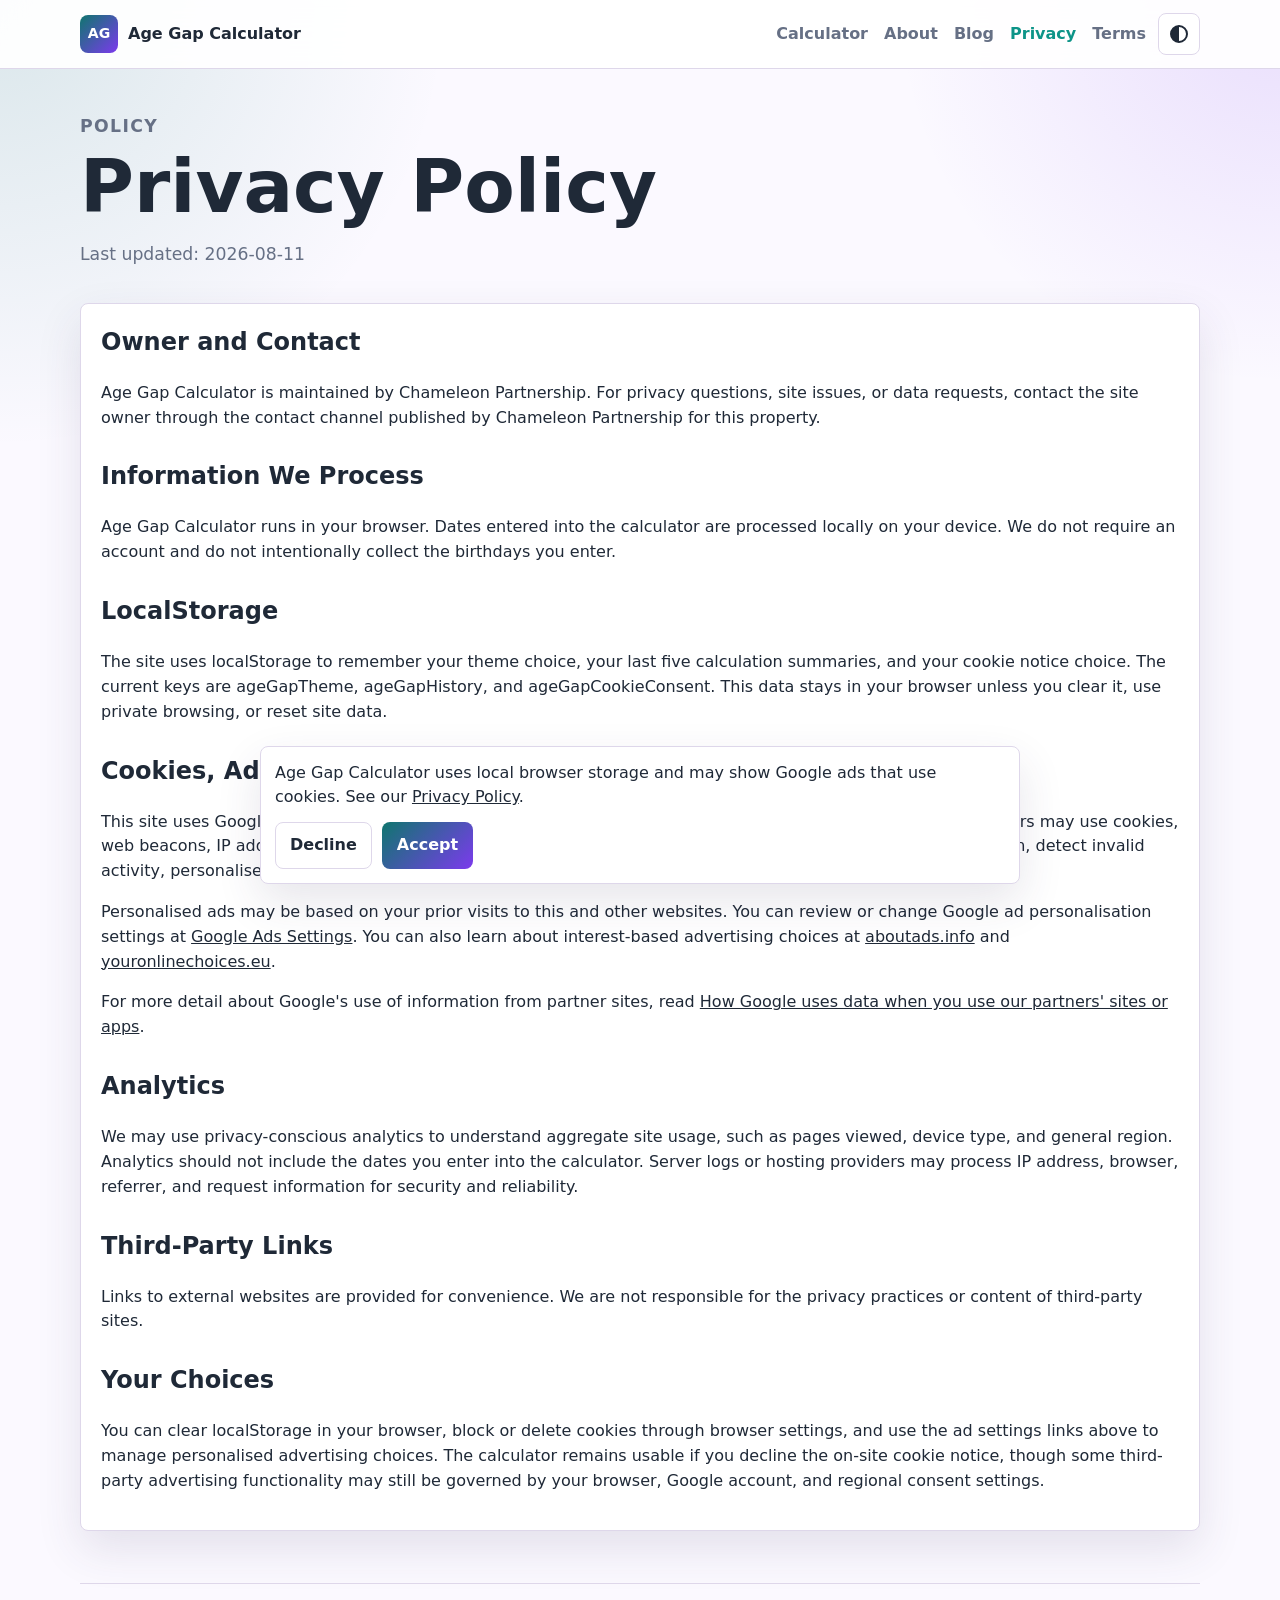
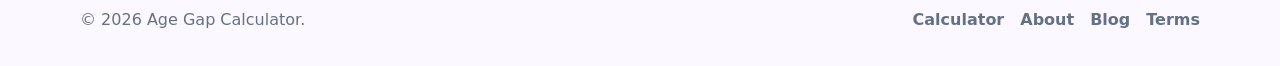
<file: privacy.html>
<!DOCTYPE html>
<html lang="en">
  <head>
    <meta charset="UTF-8" />
    <meta name="viewport" content="width=device-width, initial-scale=1.0" />
    <meta name="description" content="Read how Age Gap Calculator handles localStorage, browser-only date processing, Google AdSense cookies, personalised ads, and privacy choices." />
    <meta name="theme-color" content="#0f766e" />
    <title>Privacy Policy - Age Gap Calculator</title>
    <link rel="canonical" href="https://www.age-gap-calculator.pro/privacy.html" />
    <meta property="og:title" content="Privacy Policy - Age Gap Calculator" />
    <meta property="og:description" content="Privacy details for localStorage, browser-only processing, Google AdSense cookies, and ad choices." />
    <meta property="og:type" content="website" />
    <meta property="og:url" content="https://www.age-gap-calculator.pro/privacy.html" />
    <meta name="twitter:card" content="summary" />
    <link rel="stylesheet" href="assets/css/styles.css" />
    <script>
      document.documentElement.dataset.theme =
        localStorage.getItem("ageGapTheme") ||
        (matchMedia("(prefers-color-scheme: dark)").matches ? "dark" : "light");
    </script>
  </head>
  <body>
    <header class="site-header">
      <nav class="nav" aria-label="Main navigation">
        <a class="brand" href="index.html"><span class="brand-mark" aria-hidden="true">AG</span><span>Age Gap Calculator</span></a>
        <div class="nav-links"><a href="index.html">Calculator</a><a href="about.html">About</a><a href="blog/index.html">Blog</a><a href="privacy.html" aria-current="page">Privacy</a><a href="terms.html">Terms</a></div>
        <button class="theme-toggle" type="button" id="themeToggle" aria-label="Switch theme"><span class="theme-glyph" aria-hidden="true"></span></button>
      </nav>
    </header>
    <main class="content-page">
      <section class="page-hero">
        <p class="eyebrow">Policy</p>
        <h1>Privacy Policy</h1>
        <p>Last updated: 2026-08-11</p>
      </section>
      <article class="content-card">
        <h2>Owner and Contact</h2>
        <p>
          Age Gap Calculator is maintained by Chameleon Partnership. For privacy questions, site issues, or data requests,
          contact the site owner through the contact channel published by Chameleon Partnership for this property.
        </p>

        <h2>Information We Process</h2>
        <p>
          Age Gap Calculator runs in your browser. Dates entered into the calculator are processed locally on your device.
          We do not require an account and do not intentionally collect the birthdays you enter.
        </p>

        <h2>LocalStorage</h2>
        <p>
          The site uses localStorage to remember your theme choice, your last five calculation summaries, and your cookie
          notice choice. The current keys are ageGapTheme, ageGapHistory, and ageGapCookieConsent. This data stays in your
          browser unless you clear it, use private browsing, or reset site data.
        </p>

        <h2>Cookies, Advertising, and Google AdSense</h2>
        <p>
          This site uses Google AdSense with publisher client ca-pub-6100778423642867. Google and its advertising partners
          may use cookies, web beacons, IP addresses, device identifiers, and similar technologies to serve ads, limit how
          often ads are shown, detect invalid activity, personalise ads where permitted, and measure ad performance.
        </p>
        <p>
          Personalised ads may be based on your prior visits to this and other websites. You can review or change Google ad
          personalisation settings at <a href="https://adssettings.google.com">Google Ads Settings</a>. You can also learn
          about interest-based advertising choices at <a href="https://www.aboutads.info">aboutads.info</a> and
          <a href="https://www.youronlinechoices.eu">youronlinechoices.eu</a>.
        </p>
        <p>
          For more detail about Google's use of information from partner sites, read
          <a href="https://policies.google.com/technologies/partner-sites">How Google uses data when you use our partners'
          sites or apps</a>.
        </p>

        <h2>Analytics</h2>
        <p>
          We may use privacy-conscious analytics to understand aggregate site usage, such as pages viewed, device type, and
          general region. Analytics should not include the dates you enter into the calculator. Server logs or hosting
          providers may process IP address, browser, referrer, and request information for security and reliability.
        </p>

        <h2>Third-Party Links</h2>
        <p>
          Links to external websites are provided for convenience. We are not responsible for the privacy practices or content
          of third-party sites.
        </p>

        <h2>Your Choices</h2>
        <p>
          You can clear localStorage in your browser, block or delete cookies through browser settings, and use the ad
          settings links above to manage personalised advertising choices. The calculator remains usable if you decline the
          on-site cookie notice, though some third-party advertising functionality may still be governed by your browser,
          Google account, and regional consent settings.
        </p>
      </article>
    </main>
    <footer class="site-footer">
      <p>&copy; 2026 Age Gap Calculator.</p>
      <nav aria-label="Footer navigation"><a href="index.html">Calculator</a><a href="about.html">About</a><a href="blog/index.html">Blog</a><a href="terms.html">Terms</a></nav>
    </footer>
    <script src="assets/js/app.js" defer></script>
  </body>
</html>
</file>
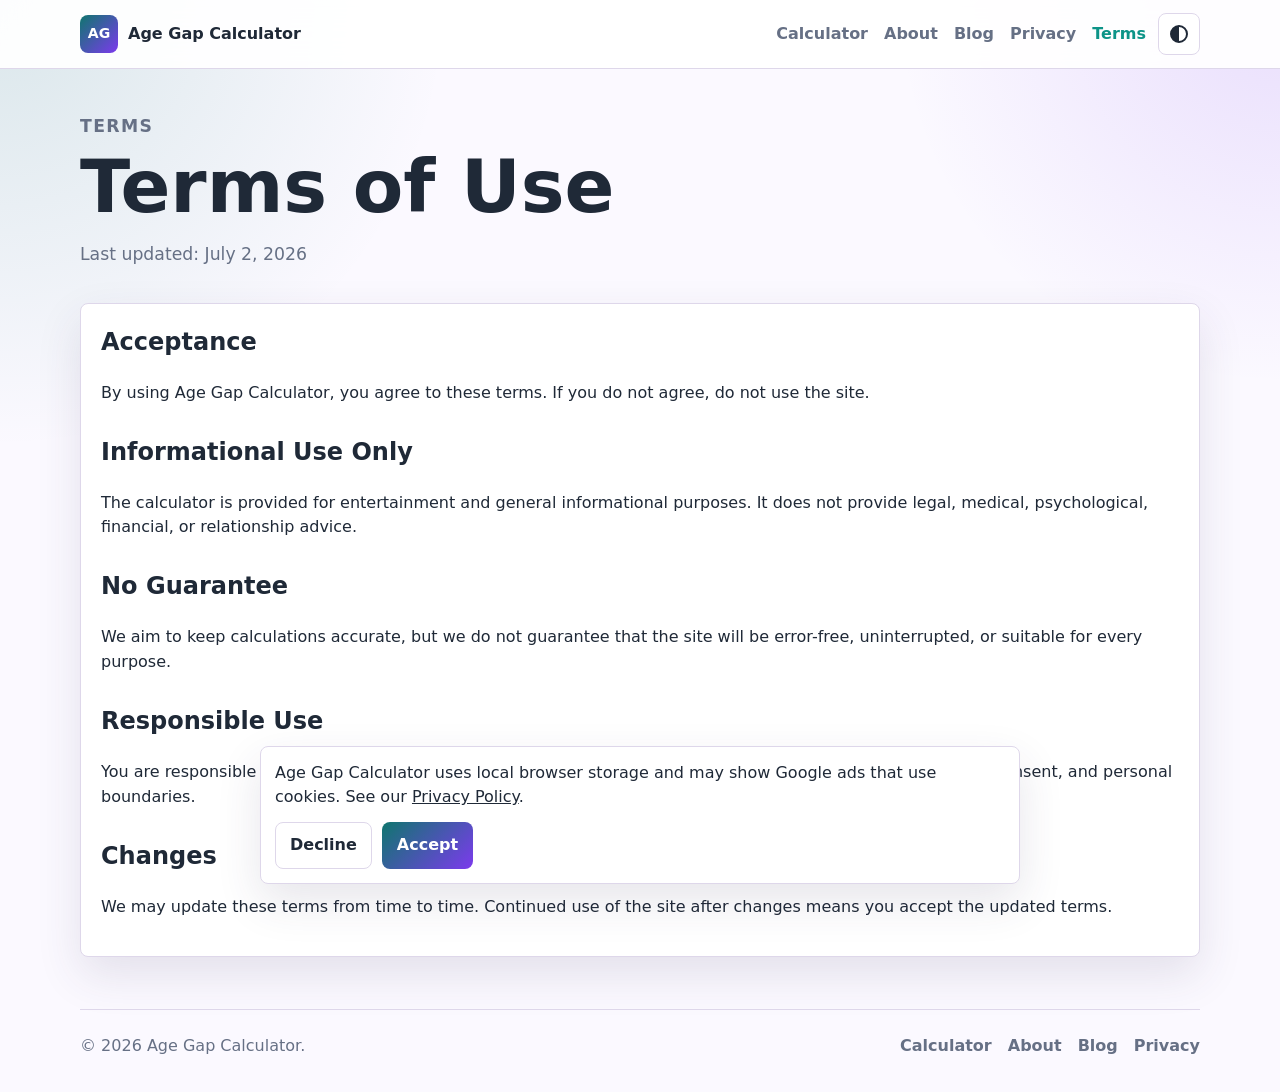
<file: terms.html>
<!DOCTYPE html>
<html lang="en">
  <head>
    <meta charset="UTF-8" />
    <meta name="viewport" content="width=device-width, initial-scale=1.0" />
    <meta name="description" content="Review the Age Gap Calculator terms for informational use, no-advice disclaimers, responsible sharing, accuracy limits, privacy, and site updates." />
    <meta name="theme-color" content="#0f766e" />
    <title>Terms of Use - Age Gap Calculator</title>
    <link rel="canonical" href="https://www.age-gap-calculator.pro/terms.html" />
    <meta property="og:title" content="Terms of Use - Age Gap Calculator" />
    <meta property="og:description" content="Terms covering informational use, disclaimers, responsible sharing, accuracy limits, and updates." />
    <meta property="og:type" content="website" />
    <meta property="og:url" content="https://www.age-gap-calculator.pro/terms.html" />
    <meta name="twitter:card" content="summary" />
    <link rel="stylesheet" href="assets/css/styles.css" />
    <script>
      document.documentElement.dataset.theme =
        localStorage.getItem("ageGapTheme") ||
        (matchMedia("(prefers-color-scheme: dark)").matches ? "dark" : "light");
    </script>
  </head>
  <body>
    <header class="site-header">
      <nav class="nav" aria-label="Main navigation">
        <a class="brand" href="index.html"><span class="brand-mark" aria-hidden="true">AG</span><span>Age Gap Calculator</span></a>
        <div class="nav-links"><a href="index.html">Calculator</a><a href="about.html">About</a><a href="blog/index.html">Blog</a><a href="privacy.html">Privacy</a><a href="terms.html" aria-current="page">Terms</a></div>
        <button class="theme-toggle" type="button" id="themeToggle" aria-label="Switch theme"><span class="theme-glyph" aria-hidden="true"></span></button>
      </nav>
    </header>
    <main class="content-page">
      <section class="page-hero">
        <p class="eyebrow">Terms</p>
        <h1>Terms of Use</h1>
        <p>Last updated: July 2, 2026</p>
      </section>
      <article class="content-card">
        <h2>Acceptance</h2>
        <p>
          By using Age Gap Calculator, you agree to these terms. If you do not agree, do not use the site.
        </p>

        <h2>Informational Use Only</h2>
        <p>
          The calculator is provided for entertainment and general informational purposes. It does not provide legal,
          medical, psychological, financial, or relationship advice.
        </p>

        <h2>No Guarantee</h2>
        <p>
          We aim to keep calculations accurate, but we do not guarantee that the site will be error-free, uninterrupted,
          or suitable for every purpose.
        </p>

        <h2>Responsible Use</h2>
        <p>
          You are responsible for how you interpret and share results. Always follow applicable laws and respect privacy,
          consent, and personal boundaries.
        </p>

        <h2>Changes</h2>
        <p>
          We may update these terms from time to time. Continued use of the site after changes means you accept the updated
          terms.
        </p>
      </article>
    </main>
    <footer class="site-footer">
      <p>&copy; 2026 Age Gap Calculator.</p>
      <nav aria-label="Footer navigation"><a href="index.html">Calculator</a><a href="about.html">About</a><a href="blog/index.html">Blog</a><a href="privacy.html">Privacy</a></nav>
    </footer>
    <script src="assets/js/app.js" defer></script>
  </body>
</html>
</file>
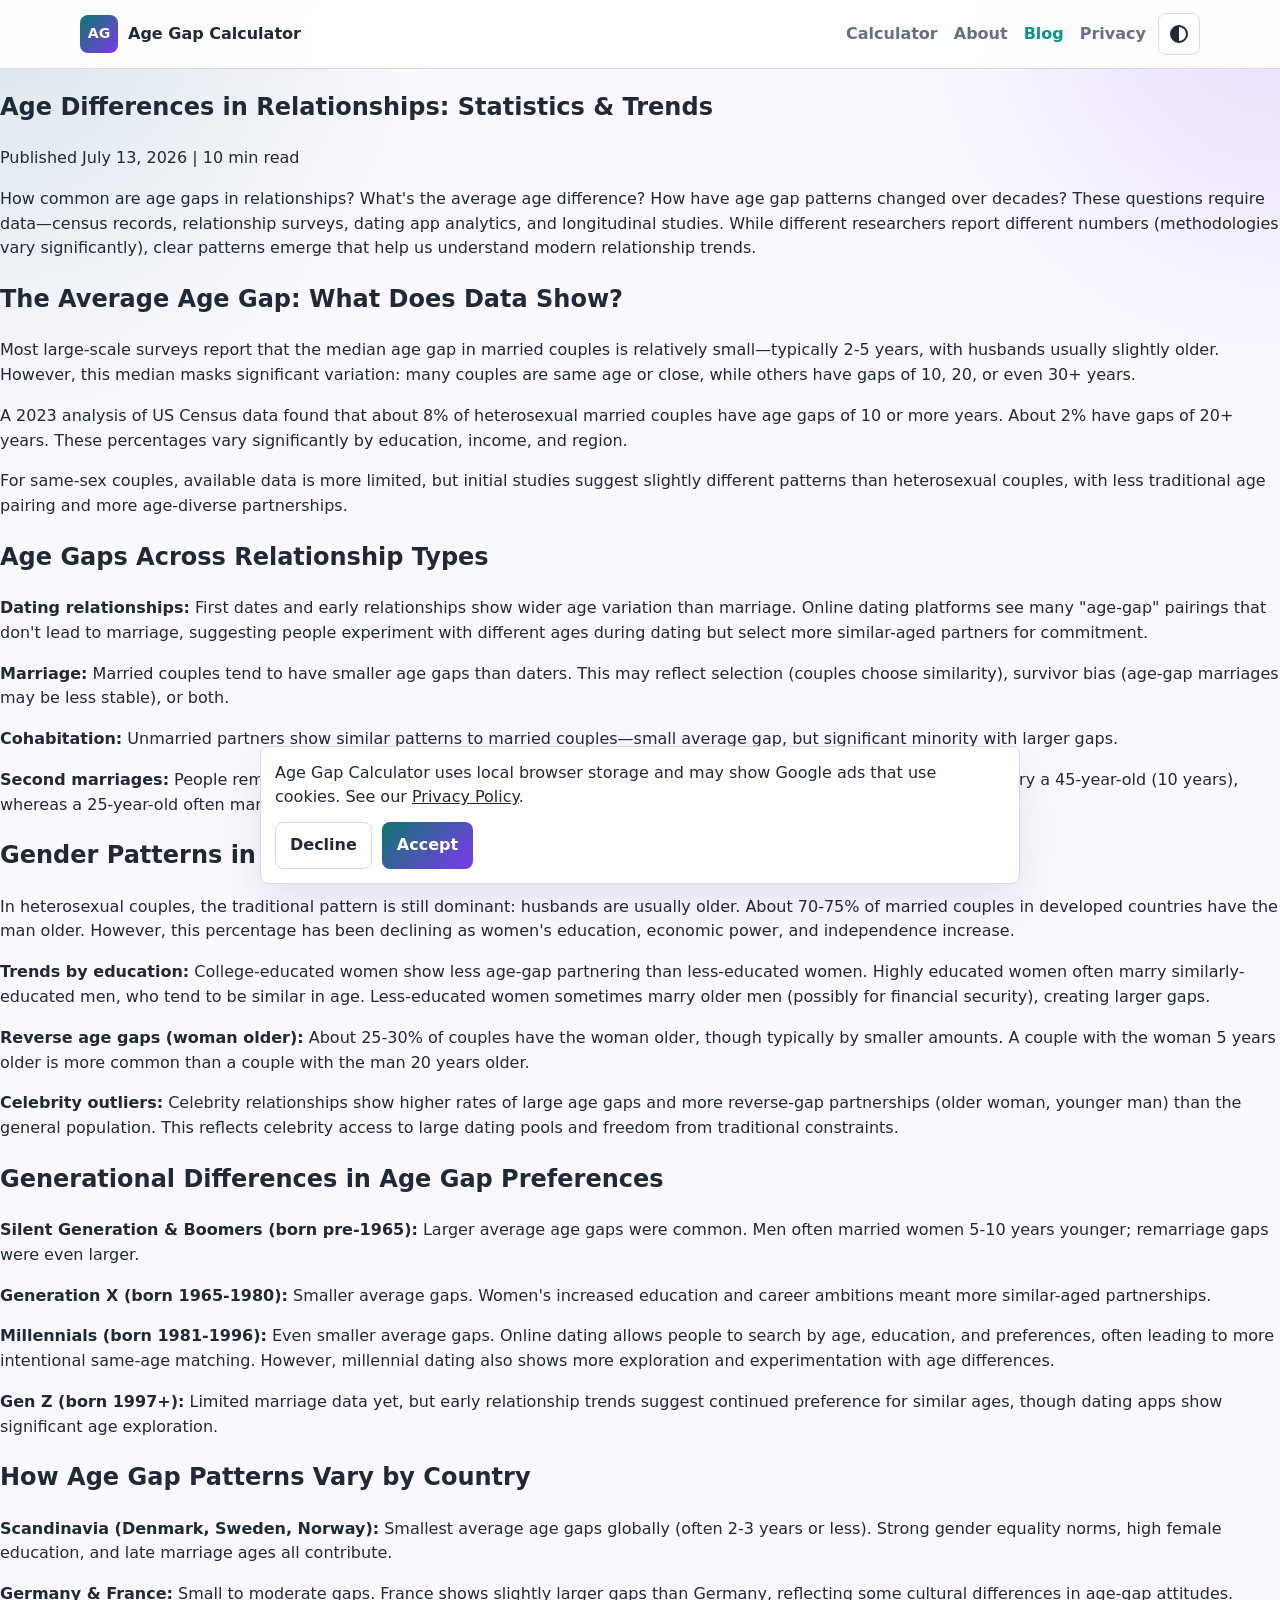
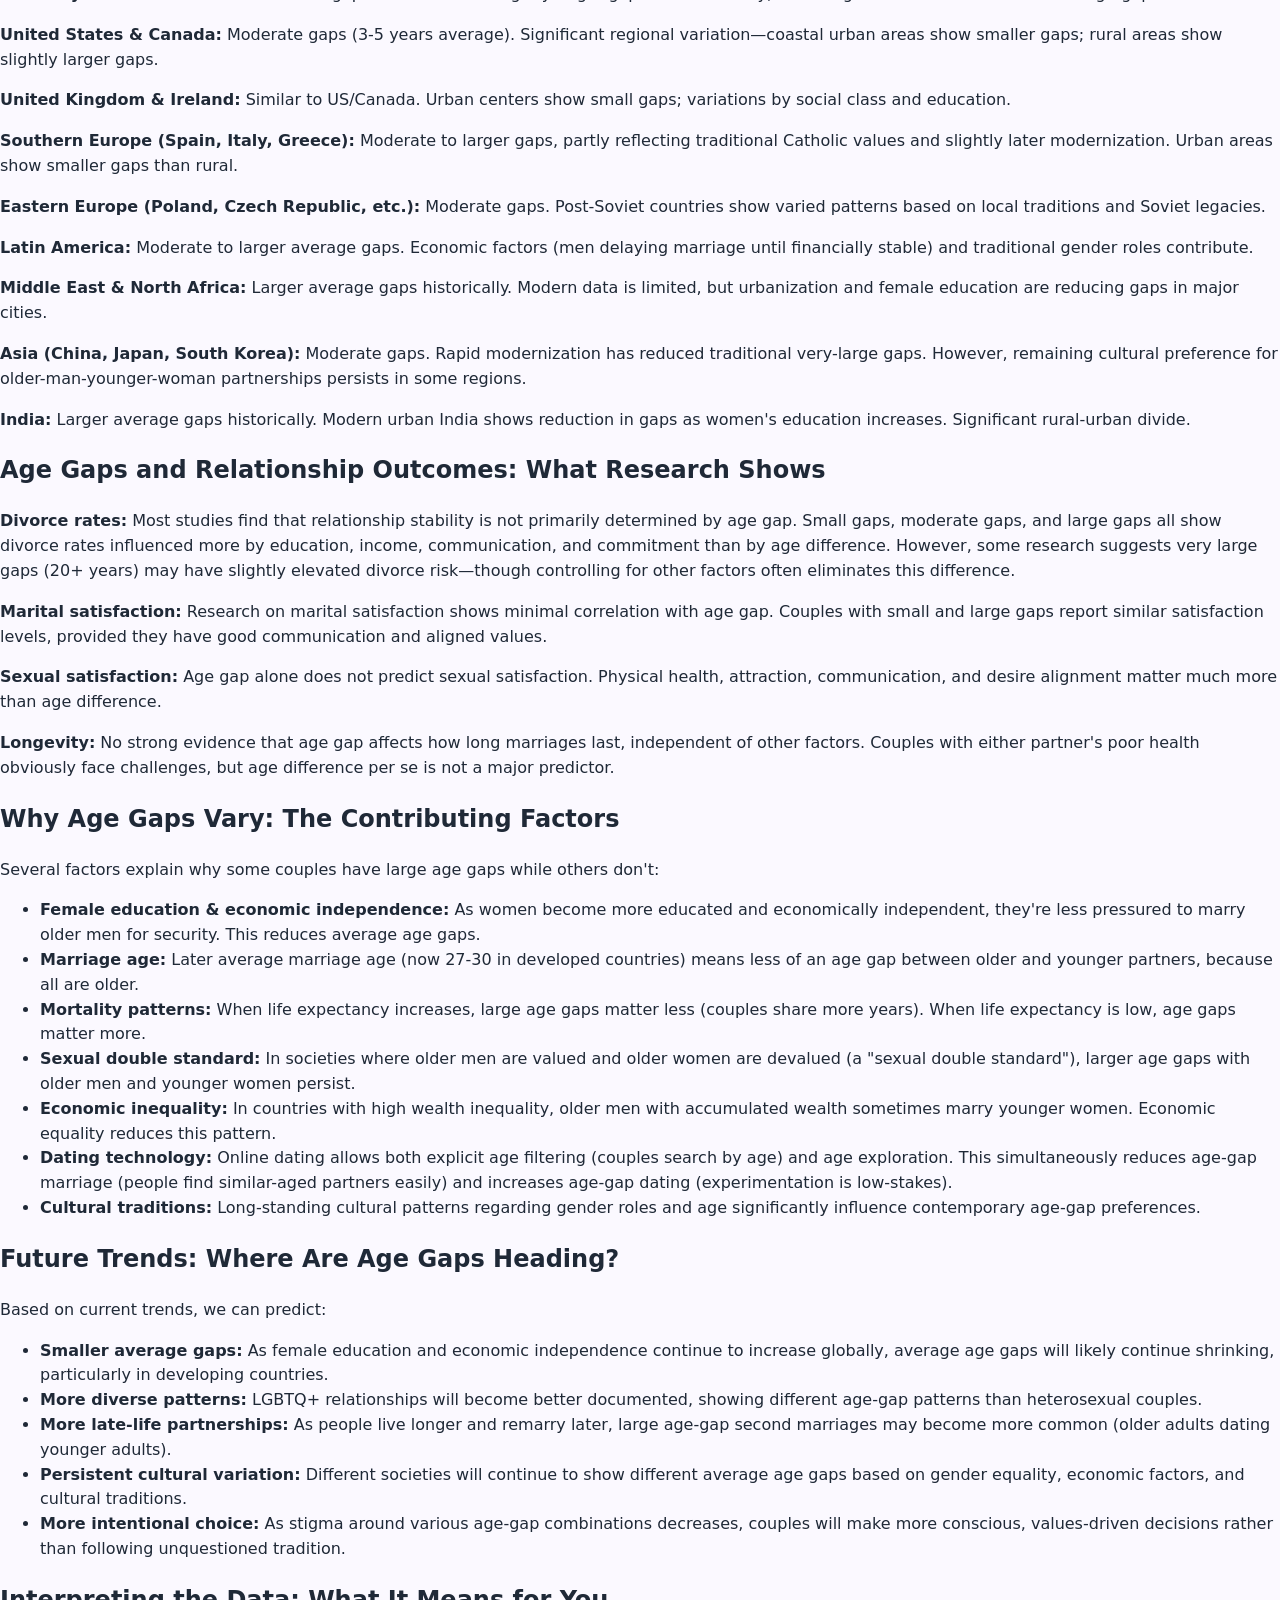
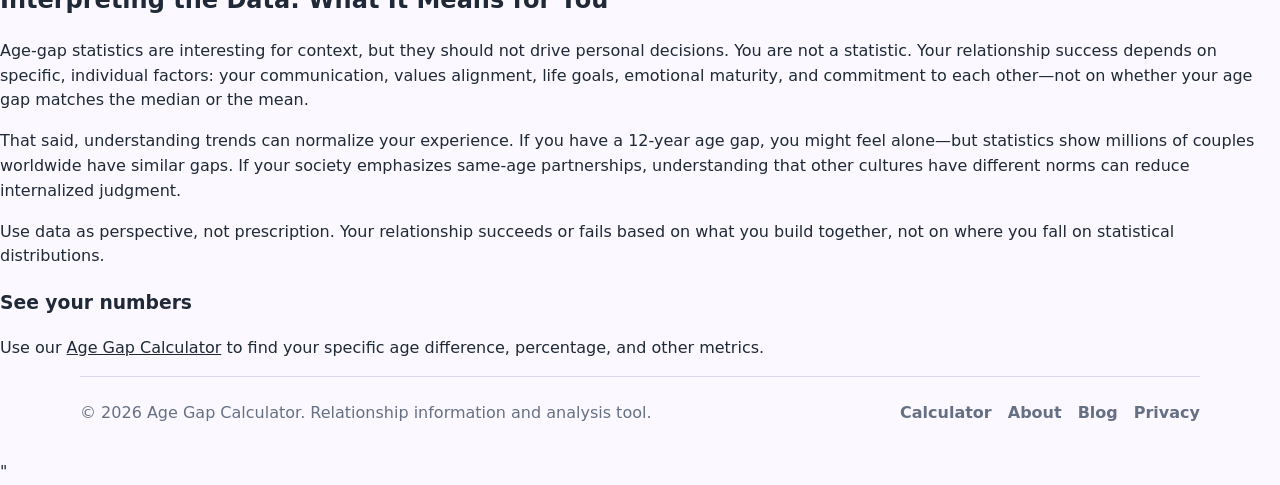
<file: blog/age-differences-in-relationships-statistics-trends.html>
<!DOCTYPE html>
<html lang="en">
<head>
  <meta charset="UTF-8" />
  <meta name="viewport" content="width=device-width, initial-scale=1.0" />
  <meta name="description" content="Explore age difference statistics, relationship trends, demographic data, and how age gaps vary by generation, geography, and relationship type." />
  <meta name="theme-color" content="#0f766e" />
  <title>Age Differences in Relationships: Statistics & Trends</title>
  <link rel="canonical" href="https://www.age-gap-calculator.pro/blog/age-differences-in-relationships-statistics-trends.html" />
  <script async src="https://pagead2.googlesyndication.com/pagead/js/adsbygoogle.js?client=ca-pub-6100778423642867" crossorigin="anonymous"></script>
  <link rel="stylesheet" href="../assets/css/styles.css" />
  <script>
    document.documentElement.dataset.theme =
      localStorage.getItem("ageGapTheme") ||
      (matchMedia("(prefers-color-scheme: dark)").matches ? "dark" : "light");
  </script>
  <script type="application/ld+json">
  {
    "@context": "https://schema.org",
    "@type": "BlogPosting",
    "headline": "Age Differences in Relationships: Statistics & Trends",
    "description": "Data-driven analysis of age gap trends, statistics, and demographic patterns in modern relationships.",
    "image": "https://www.age-gap-calculator.pro/assets/images/blog-header.jpg",
    "datePublished": "2026-07-13",
    "dateModified": "2026-07-13",
    "author": {
      "@type": "Person",
      "name": "Relationship Researcher"
    },
    "publisher": {
      "@type": "Organization",
      "name": "Age Gap Calculator",
      "url": "https://age-gap-calculator.pro"
    }
  }
  </script>
</head>
<body>
  <header class="site-header">
    <nav class="nav" aria-label="Main navigation">
      <a class="brand" href="../index.html" aria-label="Age Gap Calculator home">
        <span class="brand-mark" aria-hidden="true">AG</span>
        <span>Age Gap Calculator</span>
      </a>
      <div class="nav-links" id="navLinks">
        <a href="../index.html">Calculator</a>
        <a href="../about.html">About</a>
        <a href="index.html" aria-current="page">Blog</a>
        <a href="../privacy.html">Privacy</a>
      </div>
      <button class="theme-toggle" type="button" id="themeToggle" aria-label="Switch theme">
        <span class="theme-glyph" aria-hidden="true"></span>
      </button>
    </nav>
  </header>

  <main>
    <article class="blog-article">
      <header class="article-header">
        <h1>Age Differences in Relationships: Statistics & Trends</h1>
        <p class="article-meta">Published July 13, 2026 | 10 min read</p>
      </header>

      <section class="article-content">
        <p>
          How common are age gaps in relationships? What's the average age difference? How have age gap patterns changed over decades? 
          These questions require data—census records, relationship surveys, dating app analytics, and longitudinal studies. While 
          different researchers report different numbers (methodologies vary significantly), clear patterns emerge that help us 
          understand modern relationship trends.
        </p>

        <h2>The Average Age Gap: What Does Data Show?</h2>
        <p>
          Most large-scale surveys report that the median age gap in married couples is relatively small—typically 2-5 years, with 
          husbands usually slightly older. However, this median masks significant variation: many couples are same age or close, while 
          others have gaps of 10, 20, or even 30+ years.
        </p>
        <p>
          A 2023 analysis of US Census data found that about 8% of heterosexual married couples have age gaps of 10 or more years. 
          About 2% have gaps of 20+ years. These percentages vary significantly by education, income, and region.
        </p>
        <p>
          For same-sex couples, available data is more limited, but initial studies suggest slightly different patterns than 
          heterosexual couples, with less traditional age pairing and more age-diverse partnerships.
        </p>

        <h2>Age Gaps Across Relationship Types</h2>
        <p>
          <strong>Dating relationships:</strong> First dates and early relationships show wider age variation than marriage. Online 
          dating platforms see many "age-gap" pairings that don't lead to marriage, suggesting people experiment with different ages 
          during dating but select more similar-aged partners for commitment.
        </p>
        <p>
          <strong>Marriage:</strong> Married couples tend to have smaller age gaps than daters. This may reflect selection (couples 
          choose similarity), survivor bias (age-gap marriages may be less stable), or both.
        </p>
        <p>
          <strong>Cohabitation:</strong> Unmarried partners show similar patterns to married couples—small average gap, but significant 
          minority with larger gaps.
        </p>
        <p>
          <strong>Second marriages:</strong> People remarrying later in life tend to have larger age gaps than first marriages. A 
          55-year-old might marry a 45-year-old (10 years), whereas a 25-year-old often marries someone 23-27. This reflects different 
          dating pools and priorities at different life stages.
        </p>

        <h2>Gender Patterns in Age Gaps</h2>
        <p>
          In heterosexual couples, the traditional pattern is still dominant: husbands are usually older. About 70-75% of married 
          couples in developed countries have the man older. However, this percentage has been declining as women's education, economic 
          power, and independence increase.
        </p>
        <p>
          <strong>Trends by education:</strong> College-educated women show less age-gap partnering than less-educated women. Highly 
          educated women often marry similarly-educated men, who tend to be similar in age. Less-educated women sometimes marry older 
          men (possibly for financial security), creating larger gaps.
        </p>
        <p>
          <strong>Reverse age gaps (woman older):</strong> About 25-30% of couples have the woman older, though typically by smaller amounts. 
          A couple with the woman 5 years older is more common than a couple with the man 20 years older.
        </p>
        <p>
          <strong>Celebrity outliers:</strong> Celebrity relationships show higher rates of large age gaps and more reverse-gap partnerships 
          (older woman, younger man) than the general population. This reflects celebrity access to large dating pools and freedom from 
          traditional constraints.
        </p>

        <h2>Generational Differences in Age Gap Preferences</h2>
        <p>
          <strong>Silent Generation & Boomers (born pre-1965):</strong> Larger average age gaps were common. Men often married women 
          5-10 years younger; remarriage gaps were even larger.
        </p>
        <p>
          <strong>Generation X (born 1965-1980):</strong> Smaller average gaps. Women's increased education and career ambitions meant 
          more similar-aged partnerships.
        </p>
        <p>
          <strong>Millennials (born 1981-1996):</strong> Even smaller average gaps. Online dating allows people to search by age, 
          education, and preferences, often leading to more intentional same-age matching. However, millennial dating also shows more 
          exploration and experimentation with age differences.
        </p>
        <p>
          <strong>Gen Z (born 1997+):</strong> Limited marriage data yet, but early relationship trends suggest continued preference for 
          similar ages, though dating apps show significant age exploration.
        </p>

        <h2>How Age Gap Patterns Vary by Country</h2>
        <p>
          <strong>Scandinavia (Denmark, Sweden, Norway):</strong> Smallest average age gaps globally (often 2-3 years or less). 
          Strong gender equality norms, high female education, and late marriage ages all contribute.
        </p>
        <p>
          <strong>Germany & France:</strong> Small to moderate gaps. France shows slightly larger gaps than Germany, reflecting some 
          cultural differences in age-gap attitudes.
        </p>
        <p>
          <strong>United States & Canada:</strong> Moderate gaps (3-5 years average). Significant regional variation—coastal urban areas 
          show smaller gaps; rural areas show slightly larger gaps.
        </p>
        <p>
          <strong>United Kingdom & Ireland:</strong> Similar to US/Canada. Urban centers show small gaps; variations by social class and 
          education.
        </p>
        <p>
          <strong>Southern Europe (Spain, Italy, Greece):</strong> Moderate to larger gaps, partly reflecting traditional Catholic values 
          and slightly later modernization. Urban areas show smaller gaps than rural.
        </p>
        <p>
          <strong>Eastern Europe (Poland, Czech Republic, etc.):</strong> Moderate gaps. Post-Soviet countries show varied patterns based on 
          local traditions and Soviet legacies.
        </p>
        <p>
          <strong>Latin America:</strong> Moderate to larger average gaps. Economic factors (men delaying marriage until financially stable) 
          and traditional gender roles contribute.
        </p>
        <p>
          <strong>Middle East & North Africa:</strong> Larger average gaps historically. Modern data is limited, but urbanization and female 
          education are reducing gaps in major cities.
        </p>
        <p>
          <strong>Asia (China, Japan, South Korea):</strong> Moderate gaps. Rapid modernization has reduced traditional very-large gaps. 
          However, remaining cultural preference for older-man-younger-woman partnerships persists in some regions.
        </p>
        <p>
          <strong>India:</strong> Larger average gaps historically. Modern urban India shows reduction in gaps as women's education increases. 
          Significant rural-urban divide.
        </p>

        <h2>Age Gaps and Relationship Outcomes: What Research Shows</h2>
        <p>
          <strong>Divorce rates:</strong> Most studies find that relationship stability is not primarily determined by age gap. Small gaps, 
          moderate gaps, and large gaps all show divorce rates influenced more by education, income, communication, and commitment than 
          by age difference. However, some research suggests very large gaps (20+ years) may have slightly elevated divorce risk—though 
          controlling for other factors often eliminates this difference.
        </p>
        <p>
          <strong>Marital satisfaction:</strong> Research on marital satisfaction shows minimal correlation with age gap. Couples with small 
          and large gaps report similar satisfaction levels, provided they have good communication and aligned values.
        </p>
        <p>
          <strong>Sexual satisfaction:</strong> Age gap alone does not predict sexual satisfaction. Physical health, attraction, communication, 
          and desire alignment matter much more than age difference.
        </p>
        <p>
          <strong>Longevity:</strong> No strong evidence that age gap affects how long marriages last, independent of other factors. Couples 
          with either partner's poor health obviously face challenges, but age difference per se is not a major predictor.
        </p>

        <h2>Why Age Gaps Vary: The Contributing Factors</h2>
        <p>
          Several factors explain why some couples have large age gaps while others don't:
        </p>
        <ul>
          <li><strong>Female education & economic independence:</strong> As women become more educated and economically independent, they're 
            less pressured to marry older men for security. This reduces average age gaps.</li>
          <li><strong>Marriage age:</strong> Later average marriage age (now 27-30 in developed countries) means less of an age gap between 
            older and younger partners, because all are older.</li>
          <li><strong>Mortality patterns:</strong> When life expectancy increases, large age gaps matter less (couples share more years). 
            When life expectancy is low, age gaps matter more.</li>
          <li><strong>Sexual double standard:</strong> In societies where older men are valued and older women are devalued (a "sexual double 
            standard"), larger age gaps with older men and younger women persist.</li>
          <li><strong>Economic inequality:</strong> In countries with high wealth inequality, older men with accumulated wealth sometimes marry 
            younger women. Economic equality reduces this pattern.</li>
          <li><strong>Dating technology:</strong> Online dating allows both explicit age filtering (couples search by age) and age exploration. 
            This simultaneously reduces age-gap marriage (people find similar-aged partners easily) and increases age-gap dating (experimentation 
            is low-stakes).</li>
          <li><strong>Cultural traditions:</strong> Long-standing cultural patterns regarding gender roles and age significantly influence 
            contemporary age-gap preferences.</li>
        </ul>

        <h2>Future Trends: Where Are Age Gaps Heading?</h2>
        <p>
          Based on current trends, we can predict:
        </p>
        <ul>
          <li><strong>Smaller average gaps:</strong> As female education and economic independence continue to increase globally, average age 
            gaps will likely continue shrinking, particularly in developing countries.</li>
          <li><strong>More diverse patterns:</strong> LGBTQ+ relationships will become better documented, showing different age-gap patterns than 
            heterosexual couples.</li>
          <li><strong>More late-life partnerships:</strong> As people live longer and remarry later, large age-gap second marriages may become 
            more common (older adults dating younger adults).</li>
          <li><strong>Persistent cultural variation:</strong> Different societies will continue to show different average age gaps based on gender 
            equality, economic factors, and cultural traditions.</li>
          <li><strong>More intentional choice:</strong> As stigma around various age-gap combinations decreases, couples will make more conscious, 
            values-driven decisions rather than following unquestioned tradition.</li>
        </ul>

        <h2>Interpreting the Data: What It Means for You</h2>
        <p>
          Age-gap statistics are interesting for context, but they should not drive personal decisions. You are not a statistic. Your relationship 
          success depends on specific, individual factors: your communication, values alignment, life goals, emotional maturity, and commitment to 
          each other—not on whether your age gap matches the median or the mean.
        </p>
        <p>
          That said, understanding trends can normalize your experience. If you have a 12-year age gap, you might feel alone—but statistics show 
          millions of couples worldwide have similar gaps. If your society emphasizes same-age partnerships, understanding that other cultures have 
          different norms can reduce internalized judgment.
        </p>
        <p>
          Use data as perspective, not prescription. Your relationship succeeds or fails based on what you build together, not on where you fall 
          on statistical distributions.
        </p>
      </section>

      <footer class="article-footer">
        <div class="article-cta">
          <h3>See your numbers</h3>
          <p>Use our <a href="../index.html">Age Gap Calculator</a> to find your specific age difference, percentage, and other metrics.</p>
        </div>
      </footer>
    </article>


  </main>

  <footer class="site-footer">
    <p>&copy; 2026 Age Gap Calculator. Relationship information and analysis tool.</p>
    <nav aria-label="Footer navigation">
      <a href="../index.html">Calculator</a>
      <a href="../about.html">About</a>
      <a href="index.html">Blog</a>
      <a href="../privacy.html">Privacy</a>
    </nav>
  </footer>

  <script src="../assets/js/app.js" defer></script>
</body>
</html>"
</file>
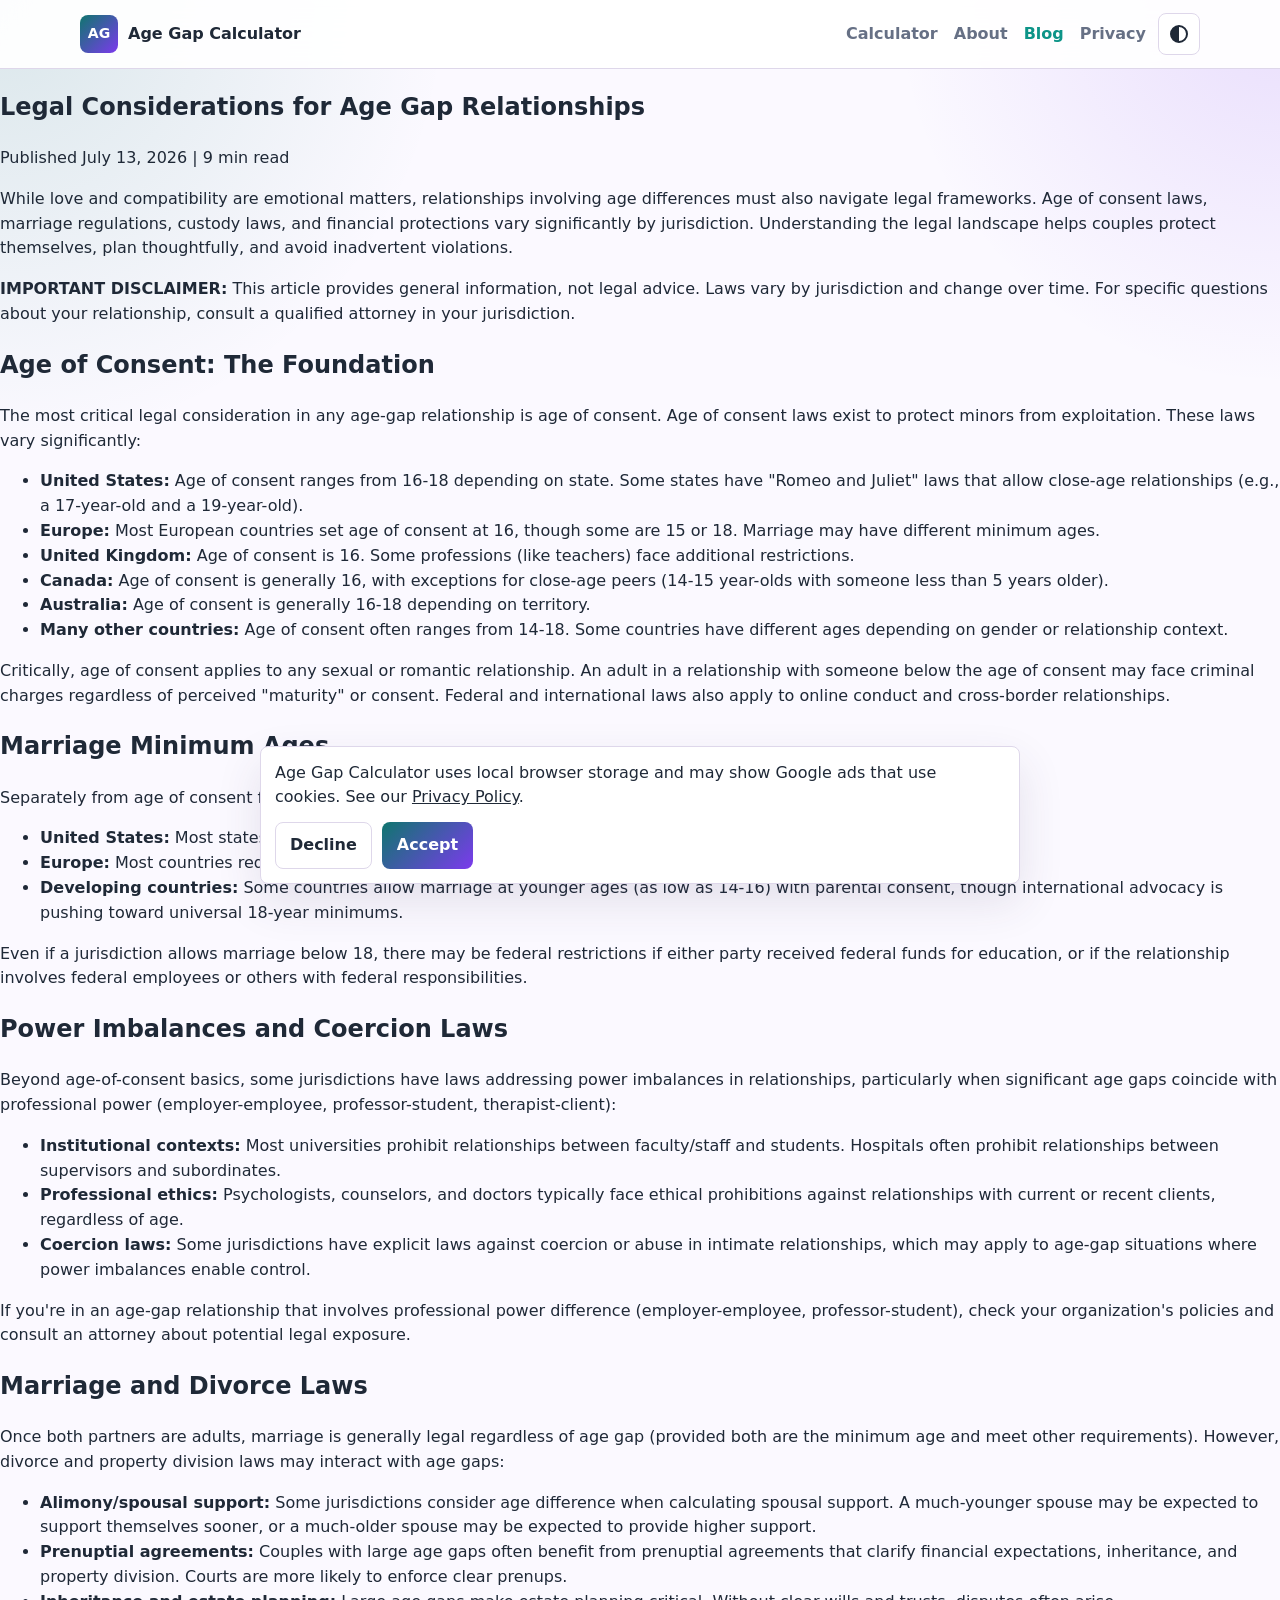
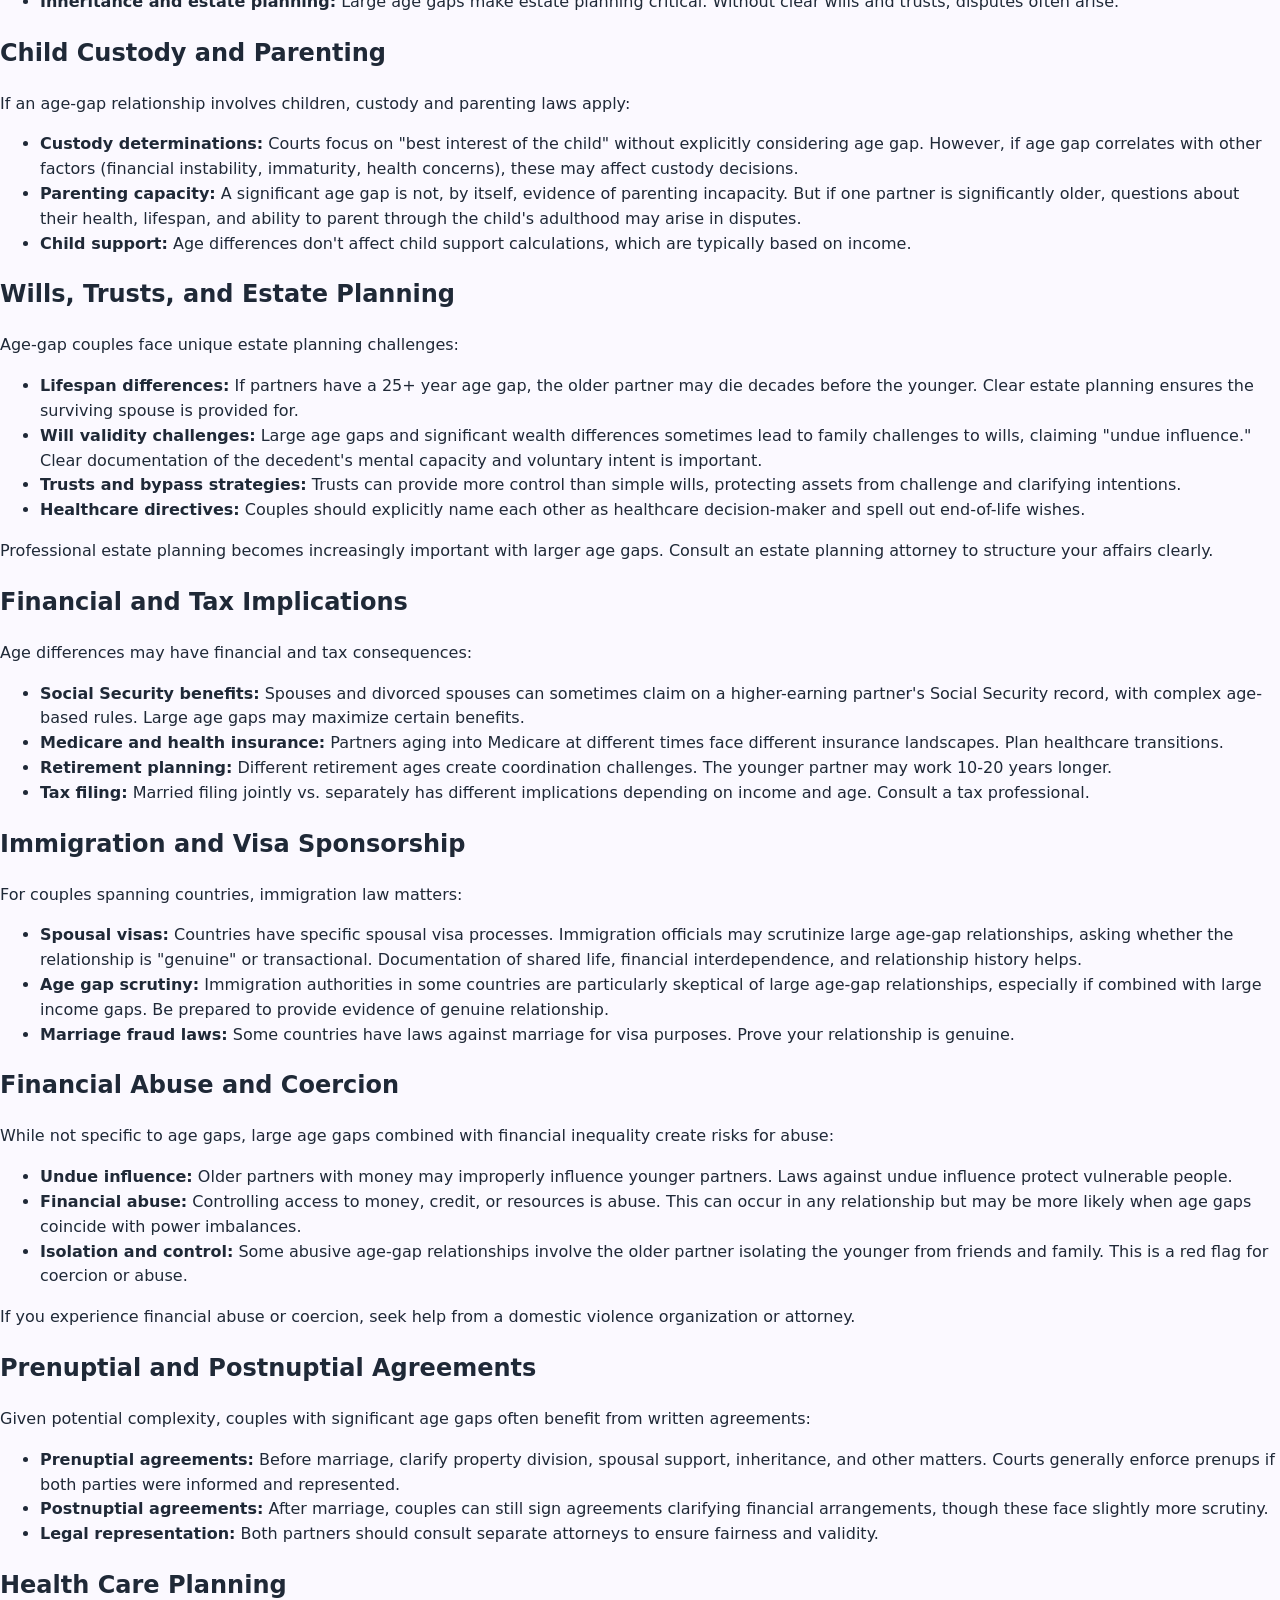
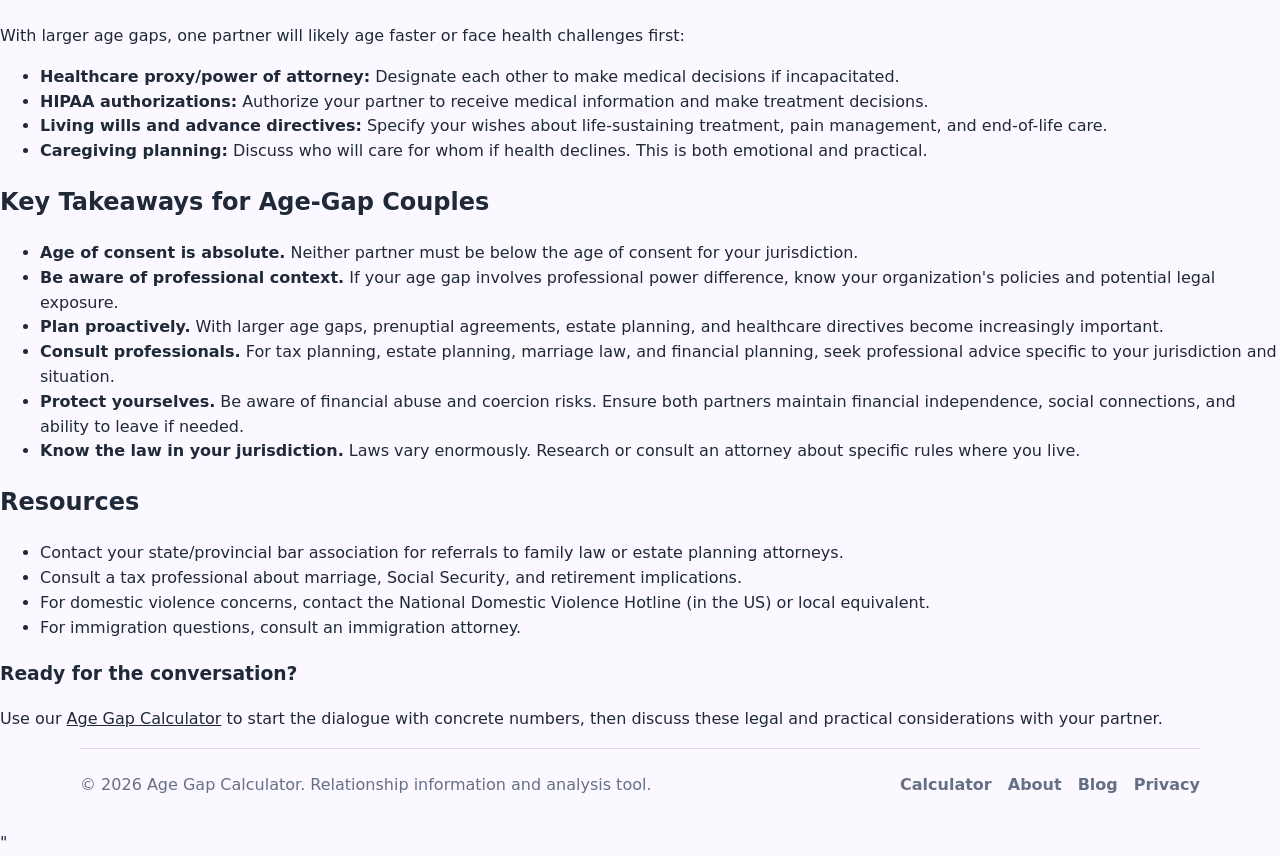
<file: blog/legal-considerations-age-gap-relationships.html>
<!DOCTYPE html>
<html lang="en">
<head>
  <meta charset="UTF-8" />
  <meta name="viewport" content="width=device-width, initial-scale=1.0" />
  <meta name="description" content="Legal considerations for age gap relationships: age of consent laws, power imbalances, marriage laws, financial planning, and jurisdiction-specific regulations." />
  <meta name="theme-color" content="#0f766e" />
  <title>Legal Considerations for Age Gap Relationships</title>
  <link rel="canonical" href="https://www.age-gap-calculator.pro/blog/legal-considerations-age-gap-relationships.html" />
  <script async src="https://pagead2.googlesyndication.com/pagead/js/adsbygoogle.js?client=ca-pub-6100778423642867" crossorigin="anonymous"></script>
  <link rel="stylesheet" href="../assets/css/styles.css" />
  <script>
    document.documentElement.dataset.theme =
      localStorage.getItem("ageGapTheme") ||
      (matchMedia("(prefers-color-scheme: dark)").matches ? "dark" : "light");
  </script>
  <script type="application/ld+json">
  {
    "@context": "https://schema.org",
    "@type": "BlogPosting",
    "headline": "Legal Considerations for Age Gap Relationships",
    "description": "Comprehensive guide to legal aspects of age gap relationships including consent laws, marriage regulations, and financial planning.",
    "image": "https://www.age-gap-calculator.pro/assets/images/blog-header.jpg",
    "datePublished": "2026-07-13",
    "dateModified": "2026-07-13",
    "author": {
      "@type": "Person",
      "name": "Legal Information Specialist"
    },
    "publisher": {
      "@type": "Organization",
      "name": "Age Gap Calculator",
      "url": "https://age-gap-calculator.pro"
    }
  }
  </script>
</head>
<body>
  <header class="site-header">
    <nav class="nav" aria-label="Main navigation">
      <a class="brand" href="../index.html" aria-label="Age Gap Calculator home">
        <span class="brand-mark" aria-hidden="true">AG</span>
        <span>Age Gap Calculator</span>
      </a>
      <div class="nav-links" id="navLinks">
        <a href="../index.html">Calculator</a>
        <a href="../about.html">About</a>
        <a href="index.html" aria-current="page">Blog</a>
        <a href="../privacy.html">Privacy</a>
      </div>
      <button class="theme-toggle" type="button" id="themeToggle" aria-label="Switch theme">
        <span class="theme-glyph" aria-hidden="true"></span>
      </button>
    </nav>
  </header>

  <main>
    <article class="blog-article">
      <header class="article-header">
        <h1>Legal Considerations for Age Gap Relationships</h1>
        <p class="article-meta">Published July 13, 2026 | 9 min read</p>
      </header>

      <section class="article-content">
        <p>
          While love and compatibility are emotional matters, relationships involving age differences must also navigate legal frameworks. 
          Age of consent laws, marriage regulations, custody laws, and financial protections vary significantly by jurisdiction. 
          Understanding the legal landscape helps couples protect themselves, plan thoughtfully, and avoid inadvertent violations.
        </p>
        <p>
          <strong>IMPORTANT DISCLAIMER:</strong> This article provides general information, not legal advice. Laws vary by jurisdiction and change 
          over time. For specific questions about your relationship, consult a qualified attorney in your jurisdiction.
        </p>

        <h2>Age of Consent: The Foundation</h2>
        <p>
          The most critical legal consideration in any age-gap relationship is age of consent. Age of consent laws exist to protect minors from 
          exploitation. These laws vary significantly:
        </p>
        <ul>
          <li><strong>United States:</strong> Age of consent ranges from 16-18 depending on state. Some states have "Romeo and Juliet" laws that 
            allow close-age relationships (e.g., a 17-year-old and a 19-year-old).</li>
          <li><strong>Europe:</strong> Most European countries set age of consent at 16, though some are 15 or 18. Marriage may have different 
            minimum ages.</li>
          <li><strong>United Kingdom:</strong> Age of consent is 16. Some professions (like teachers) face additional restrictions.</li>
          <li><strong>Canada:</strong> Age of consent is generally 16, with exceptions for close-age peers (14-15 year-olds with someone less than 
            5 years older).</li>
          <li><strong>Australia:</strong> Age of consent is generally 16-18 depending on territory.</li>
          <li><strong>Many other countries:</strong> Age of consent often ranges from 14-18. Some countries have different ages depending on gender 
            or relationship context.</li>
        </ul>
        <p>
          Critically, age of consent applies to any sexual or romantic relationship. An adult in a relationship with someone below the age of consent 
          may face criminal charges regardless of perceived "maturity" or consent. Federal and international laws also apply to online conduct and 
          cross-border relationships.
        </p>

        <h2>Marriage Minimum Ages</h2>
        <p>
          Separately from age of consent for dating, marriage laws specify minimum ages:
        </p>
        <ul>
          <li><strong>United States:</strong> Most states require 18; some allow 16-17 with parental consent.</li>
          <li><strong>Europe:</strong> Most countries require 18, though some allow 16 with parental/judicial consent.</li>
          <li><strong>Developing countries:</strong> Some countries allow marriage at younger ages (as low as 14-16) with parental consent, though 
            international advocacy is pushing toward universal 18-year minimums.</li>
        </ul>
        <p>
          Even if a jurisdiction allows marriage below 18, there may be federal restrictions if either party received federal funds for education, 
          or if the relationship involves federal employees or others with federal responsibilities.
        </p>

        <h2>Power Imbalances and Coercion Laws</h2>
        <p>
          Beyond age-of-consent basics, some jurisdictions have laws addressing power imbalances in relationships, particularly when significant age 
          gaps coincide with professional power (employer-employee, professor-student, therapist-client):
        </p>
        <ul>
          <li><strong>Institutional contexts:</strong> Most universities prohibit relationships between faculty/staff and students. Hospitals often 
            prohibit relationships between supervisors and subordinates.</li>
          <li><strong>Professional ethics:</strong> Psychologists, counselors, and doctors typically face ethical prohibitions against relationships 
            with current or recent clients, regardless of age.</li>
          <li><strong>Coercion laws:</strong> Some jurisdictions have explicit laws against coercion or abuse in intimate relationships, which may apply 
            to age-gap situations where power imbalances enable control.</li>
        </ul>
        <p>
          If you're in an age-gap relationship that involves professional power difference (employer-employee, professor-student), check your 
          organization's policies and consult an attorney about potential legal exposure.
        </p>

        <h2>Marriage and Divorce Laws</h2>
        <p>
          Once both partners are adults, marriage is generally legal regardless of age gap (provided both are the minimum age and meet other 
          requirements). However, divorce and property division laws may interact with age gaps:
        </p>
        <ul>
          <li><strong>Alimony/spousal support:</strong> Some jurisdictions consider age difference when calculating spousal support. A much-younger 
            spouse may be expected to support themselves sooner, or a much-older spouse may be expected to provide higher support.</li>
          <li><strong>Prenuptial agreements:</strong> Couples with large age gaps often benefit from prenuptial agreements that clarify financial 
            expectations, inheritance, and property division. Courts are more likely to enforce clear prenups.</li>
          <li><strong>Inheritance and estate planning:</strong> Large age gaps make estate planning critical. Without clear wills and trusts, disputes 
            often arise.</li>
        </ul>

        <h2>Child Custody and Parenting</h2>
        <p>
          If an age-gap relationship involves children, custody and parenting laws apply:
        </p>
        <ul>
          <li><strong>Custody determinations:</strong> Courts focus on "best interest of the child" without explicitly considering age gap. However, 
            if age gap correlates with other factors (financial instability, immaturity, health concerns), these may affect custody decisions.</li>
          <li><strong>Parenting capacity:</strong> A significant age gap is not, by itself, evidence of parenting incapacity. But if one partner is 
            significantly older, questions about their health, lifespan, and ability to parent through the child's adulthood may arise in disputes.</li>
          <li><strong>Child support:</strong> Age differences don't affect child support calculations, which are typically based on income.</li>
        </ul>

        <h2>Wills, Trusts, and Estate Planning</h2>
        <p>
          Age-gap couples face unique estate planning challenges:
        </p>
        <ul>
          <li><strong>Lifespan differences:</strong> If partners have a 25+ year age gap, the older partner may die decades before the younger. 
            Clear estate planning ensures the surviving spouse is provided for.</li>
          <li><strong>Will validity challenges:</strong> Large age gaps and significant wealth differences sometimes lead to family challenges to 
            wills, claiming "undue influence." Clear documentation of the decedent's mental capacity and voluntary intent is important.</li>
          <li><strong>Trusts and bypass strategies:</strong> Trusts can provide more control than simple wills, protecting assets from challenge and 
            clarifying intentions.</li>
          <li><strong>Healthcare directives:</strong> Couples should explicitly name each other as healthcare decision-maker and spell out end-of-life 
            wishes.</li>
        </ul>
        <p>
          Professional estate planning becomes increasingly important with larger age gaps. Consult an estate planning attorney to structure your 
          affairs clearly.
        </p>

        <h2>Financial and Tax Implications</h2>
        <p>
          Age differences may have financial and tax consequences:
        </p>
        <ul>
          <li><strong>Social Security benefits:</strong> Spouses and divorced spouses can sometimes claim on a higher-earning partner's Social 
            Security record, with complex age-based rules. Large age gaps may maximize certain benefits.</li>
          <li><strong>Medicare and health insurance:</strong> Partners aging into Medicare at different times face different insurance landscapes. 
            Plan healthcare transitions.</li>
          <li><strong>Retirement planning:</strong> Different retirement ages create coordination challenges. The younger partner may work 10-20 years 
            longer.</li>
          <li><strong>Tax filing:</strong> Married filing jointly vs. separately has different implications depending on income and age. Consult a 
            tax professional.</li>
        </ul>

        <h2>Immigration and Visa Sponsorship</h2>
        <p>
          For couples spanning countries, immigration law matters:
        </p>
        <ul>
          <li><strong>Spousal visas:</strong> Countries have specific spousal visa processes. Immigration officials may scrutinize large age-gap 
            relationships, asking whether the relationship is "genuine" or transactional. Documentation of shared life, financial interdependence, 
            and relationship history helps.</li>
          <li><strong>Age gap scrutiny:</strong> Immigration authorities in some countries are particularly skeptical of large age-gap relationships, 
            especially if combined with large income gaps. Be prepared to provide evidence of genuine relationship.</li>
          <li><strong>Marriage fraud laws:</strong> Some countries have laws against marriage for visa purposes. Prove your relationship is genuine.</li>
        </ul>

        <h2>Financial Abuse and Coercion</h2>
        <p>
          While not specific to age gaps, large age gaps combined with financial inequality create risks for abuse:
        </p>
        <ul>
          <li><strong>Undue influence:</strong> Older partners with money may improperly influence younger partners. Laws against undue influence 
            protect vulnerable people.</li>
          <li><strong>Financial abuse:</strong> Controlling access to money, credit, or resources is abuse. This can occur in any relationship but 
            may be more likely when age gaps coincide with power imbalances.</li>
          <li><strong>Isolation and control:</strong> Some abusive age-gap relationships involve the older partner isolating the younger from friends 
            and family. This is a red flag for coercion or abuse.</li>
        </ul>
        <p>
          If you experience financial abuse or coercion, seek help from a domestic violence organization or attorney.
        </p>

        <h2>Prenuptial and Postnuptial Agreements</h2>
        <p>
          Given potential complexity, couples with significant age gaps often benefit from written agreements:
        </p>
        <ul>
          <li><strong>Prenuptial agreements:</strong> Before marriage, clarify property division, spousal support, inheritance, and other matters. 
            Courts generally enforce prenups if both parties were informed and represented.</li>
          <li><strong>Postnuptial agreements:</strong> After marriage, couples can still sign agreements clarifying financial arrangements, though 
            these face slightly more scrutiny.</li>
          <li><strong>Legal representation:</strong> Both partners should consult separate attorneys to ensure fairness and validity.</li>
        </ul>

        <h2>Health Care Planning</h2>
        <p>
          With larger age gaps, one partner will likely age faster or face health challenges first:
        </p>
        <ul>
          <li><strong>Healthcare proxy/power of attorney:</strong> Designate each other to make medical decisions if incapacitated.</li>
          <li><strong>HIPAA authorizations:</strong> Authorize your partner to receive medical information and make treatment decisions.</li>
          <li><strong>Living wills and advance directives:</strong> Specify your wishes about life-sustaining treatment, pain management, and 
            end-of-life care.</li>
          <li><strong>Caregiving planning:</strong> Discuss who will care for whom if health declines. This is both emotional and practical.</li>
        </ul>

        <h2>Key Takeaways for Age-Gap Couples</h2>
        <ul>
          <li><strong>Age of consent is absolute.</strong> Neither partner must be below the age of consent for your jurisdiction.</li>
          <li><strong>Be aware of professional context.</strong> If your age gap involves professional power difference, know your organization's 
            policies and potential legal exposure.</li>
          <li><strong>Plan proactively.</strong> With larger age gaps, prenuptial agreements, estate planning, and healthcare directives become 
            increasingly important.</li>
          <li><strong>Consult professionals.</strong> For tax planning, estate planning, marriage law, and financial planning, seek professional advice 
            specific to your jurisdiction and situation.</li>
          <li><strong>Protect yourselves.</strong> Be aware of financial abuse and coercion risks. Ensure both partners maintain financial independence, 
            social connections, and ability to leave if needed.</li>
          <li><strong>Know the law in your jurisdiction.</strong> Laws vary enormously. Research or consult an attorney about specific rules where you 
            live.</li>
        </ul>

        <h2>Resources</h2>
        <ul>
          <li>Contact your state/provincial bar association for referrals to family law or estate planning attorneys.</li>
          <li>Consult a tax professional about marriage, Social Security, and retirement implications.</li>
          <li>For domestic violence concerns, contact the National Domestic Violence Hotline (in the US) or local equivalent.</li>
          <li>For immigration questions, consult an immigration attorney.</li>
        </ul>
      </section>

      <footer class="article-footer">
        <div class="article-cta">
          <h3>Ready for the conversation?</h3>
          <p>Use our <a href="../index.html">Age Gap Calculator</a> to start the dialogue with concrete numbers, then discuss these legal and practical considerations with your partner.</p>
        </div>
      </footer>
    </article>


  </main>

  <footer class="site-footer">
    <p>&copy; 2026 Age Gap Calculator. Relationship information and analysis tool.</p>
    <nav aria-label="Footer navigation">
      <a href="../index.html">Calculator</a>
      <a href="../about.html">About</a>
      <a href="index.html">Blog</a>
      <a href="../privacy.html">Privacy</a>
    </nav>
  </footer>

  <script src="../assets/js/app.js" defer></script>
</body>
</html>"
</file>
<file: assets/css/styles.css>
:root {
  /* Customization point: brand colors. */
  --teal: #0f766e;
  --teal-strong: #0d9488;
  --purple: #7c3aed;
  --rose: #be185d;
  --gold: #f59e0b;
  --bg: #fbf9ff;
  --surface: #ffffff;
  --surface-soft: #f3eefc;
  --text: #1f2937;
  --muted: #667085;
  --border: #ded7ea;
  --shadow: 0 18px 45px rgba(55, 48, 92, 0.12);
  --radius: 8px;
  color-scheme: light;
}

[data-theme="dark"] {
  --bg: #111827;
  --surface: #172033;
  --surface-soft: #202b42;
  --text: #f8fafc;
  --muted: #cbd5e1;
  --border: #334155;
  --shadow: 0 18px 45px rgba(0, 0, 0, 0.35);
  color-scheme: dark;
}

* {
  box-sizing: border-box;
}

body {
  margin: 0;
  min-height: 100vh;
  background:
    radial-gradient(circle at top left, rgba(15, 118, 110, 0.14), transparent 28rem),
    radial-gradient(circle at top right, rgba(124, 58, 237, 0.14), transparent 24rem),
    var(--bg);
  color: var(--text);
  font-family: Inter, ui-sans-serif, system-ui, -apple-system, BlinkMacSystemFont, "Segoe UI", sans-serif;
  line-height: 1.55;
}

a {
  color: inherit;
}

button,
input,
textarea {
  font: inherit;
}

button {
  cursor: pointer;
}

button:focus-visible,
input:focus-visible,
textarea:focus-visible,
a:focus-visible,
summary:focus-visible {
  outline: 3px solid rgba(15, 148, 136, 0.45);
  outline-offset: 3px;
}

.site-header {
  position: sticky;
  top: 0;
  z-index: 10;
  border-bottom: 1px solid var(--border);
  background: color-mix(in srgb, var(--surface) 92%, transparent);
  backdrop-filter: blur(16px);
}

.nav,
.hero-inner,
.app-layout,
.guide-section,
.faq-section,
.site-footer,
.content-page {
  width: min(1120px, calc(100% - 32px));
  margin: 0 auto;
}

.nav {
  display: flex;
  align-items: center;
  gap: 12px;
  min-height: 68px;
}

.brand {
  display: inline-flex;
  align-items: center;
  gap: 10px;
  font-weight: 800;
  text-decoration: none;
}

.brand-mark {
  display: grid;
  place-items: center;
  width: 38px;
  height: 38px;
  border-radius: 8px;
  background: linear-gradient(135deg, var(--teal), var(--purple));
  color: #fff;
  font-size: 0.88rem;
  letter-spacing: 0;
}

.nav-links {
  display: none;
  gap: 16px;
  margin-left: auto;
}

.nav-links a,
.site-footer a {
  color: var(--muted);
  font-weight: 700;
  text-decoration: none;
}

.nav-links a[aria-current="page"],
.nav-links a:hover,
.site-footer a:hover {
  color: var(--teal-strong);
}

.theme-toggle {
  display: grid;
  place-items: center;
  width: 42px;
  height: 42px;
  margin-left: auto;
  border: 1px solid var(--border);
  border-radius: 8px;
  background: var(--surface);
  color: var(--text);
}

.theme-glyph {
  width: 18px;
  height: 18px;
  border: 2px solid currentColor;
  border-radius: 50%;
  background: linear-gradient(90deg, currentColor 50%, transparent 50%);
}

.nav-links + .theme-toggle {
  margin-left: 0;
}

.hero,
.page-hero {
  padding: 44px 0 18px;
}

.hero h1,
.page-hero h1 {
  max-width: 760px;
  margin: 0;
  font-size: clamp(2.25rem, 7vw, 4.6rem);
  line-height: 1;
  letter-spacing: 0;
}

.hero p,
.page-hero p {
  max-width: 680px;
  color: var(--muted);
  font-size: 1.08rem;
}

.eyebrow {
  margin: 0 0 10px;
  color: var(--teal-strong);
  font-size: 0.79rem;
  font-weight: 900;
  letter-spacing: 0.08em;
  text-transform: uppercase;
}

.app-layout {
  display: grid;
  gap: 20px;
  align-items: start;
  padding: 12px 0 20px;
}

.calculator-panel,
.history-panel,
.content-card {
  border: 1px solid var(--border);
  border-radius: var(--radius);
  background: var(--surface);
  box-shadow: var(--shadow);
}

.calculator-panel {
  padding: 18px;
}

.section-heading {
  display: flex;
  align-items: flex-start;
  justify-content: space-between;
  gap: 16px;
  margin-bottom: 18px;
}

.section-heading h2,
.section-heading p {
  margin: 0;
}

.section-heading h2 {
  font-size: 1.35rem;
}

.section-heading p,
.muted,
.field-help,
.status {
  color: var(--muted);
}

.compact {
  align-items: center;
  margin-bottom: 8px;
}

.date-form {
  display: grid;
  gap: 14px;
}

.field {
  display: grid;
  gap: 7px;
}

.field label,
.share-panel label {
  font-weight: 800;
}

input,
textarea {
  width: 100%;
  border: 1px solid var(--border);
  border-radius: var(--radius);
  background: var(--bg);
  color: var(--text);
}

input {
  min-height: 50px;
  padding: 0 14px;
}

textarea {
  resize: vertical;
  padding: 12px;
}

.results {
  margin-top: 18px;
}

.empty-state {
  display: grid;
  gap: 4px;
  padding: 18px;
  border-radius: var(--radius);
  background: var(--surface-soft);
}

.result-grid,
.insight-grid {
  display: grid;
  gap: 12px;
}

.metric-card,
.insight-card,
.compatibility,
.share-panel {
  border: 1px solid var(--border);
  border-radius: var(--radius);
  background: color-mix(in srgb, var(--surface) 88%, var(--surface-soft));
  padding: 16px;
}

.primary-result {
  background: linear-gradient(135deg, rgba(15, 118, 110, 0.13), rgba(124, 58, 237, 0.13));
}

.metric-label {
  display: block;
  color: var(--muted);
  font-size: 0.8rem;
  font-weight: 900;
  letter-spacing: 0.06em;
  text-transform: uppercase;
}

.metric-card strong,
.compatibility strong {
  display: block;
  margin: 6px 0;
  font-size: 1.6rem;
  line-height: 1.1;
}

.compatibility,
.insight-grid,
.share-panel {
  margin-top: 12px;
}

.compatibility-top,
.button-row {
  display: flex;
  flex-wrap: wrap;
  align-items: center;
  justify-content: space-between;
  gap: 12px;
}

.rating-pill {
  border-radius: 999px;
  background: color-mix(in srgb, var(--purple) 14%, var(--surface));
  color: var(--purple);
  padding: 7px 11px;
  font-weight: 900;
}

.gauge {
  height: 16px;
  overflow: hidden;
  border-radius: 999px;
  background: var(--surface-soft);
}

.gauge span {
  display: block;
  width: 0;
  height: 100%;
  border-radius: inherit;
  background: linear-gradient(90deg, var(--rose), var(--gold), var(--teal-strong));
  transition: width 180ms ease;
}

.insight-card h3 {
  margin: 0 0 8px;
  font-size: 1rem;
}

.insight-card p {
  margin: 0;
}

.text-button,
.ghost-button,
.secondary-button,
.primary-button {
  border-radius: var(--radius);
  font-weight: 900;
}

.text-button {
  border: 0;
  background: transparent;
  color: var(--teal-strong);
  padding: 8px 0;
}

.ghost-button,
.secondary-button {
  border: 1px solid var(--border);
  background: var(--surface);
  color: var(--text);
  padding: 10px 14px;
}

.primary-button {
  border: 0;
  background: linear-gradient(135deg, var(--teal), var(--purple));
  color: #fff;
  padding: 11px 15px;
}

.share-panel {
  display: grid;
  gap: 10px;
}

.sidebar {
  display: grid;
  gap: 20px;
}

.history-panel {
  padding: 16px;
}

.history-list {
  display: grid;
  gap: 10px;
  margin: 0;
  padding-left: 22px;
}

.history-list li {
  padding: 8px 0;
  border-bottom: 1px solid var(--border);
}

.history-list button {
  border: 0;
  background: transparent;
  color: var(--text);
  padding: 0;
  text-align: left;
}

.guide-section,
.faq-section {
  padding: 24px 0 52px;
}

.guide-section h2,
.faq-section h2 {
  margin-top: 0;
}

.guide-section p,
.guide-section li {
  color: var(--text);
}

.example-table-wrap {
  overflow-x: auto;
  margin: 14px 0 26px;
}

.example-table {
  width: 100%;
  border-collapse: collapse;
  background: var(--surface);
}

.example-table th,
.example-table td {
  border: 1px solid var(--border);
  padding: 11px 12px;
  text-align: left;
  vertical-align: top;
}

.example-table th {
  background: var(--surface-soft);
}

details {
  margin: 10px 0;
  border: 1px solid var(--border);
  border-radius: var(--radius);
  background: var(--surface);
  padding: 14px 16px;
}

summary {
  cursor: pointer;
  font-weight: 900;
}

.site-footer {
  display: flex;
  flex-direction: column;
  gap: 12px;
  border-top: 1px solid var(--border);
  padding: 24px 0 34px;
  color: var(--muted);
}

.site-footer p {
  margin: 0;
}

.site-footer nav {
  display: flex;
  flex-wrap: wrap;
  gap: 16px;
}

.content-page {
  padding-bottom: 52px;
}

.content-card {
  padding: 20px;
}

.content-card h2 {
  margin-top: 28px;
}

.content-card h2:first-child {
  margin-top: 0;
}

.content-card li + li {
  margin-top: 8px;
}

.is-hidden {
  display: none !important;
}

.cookie-banner {
  position: fixed;
  right: 16px;
  bottom: 16px;
  left: 16px;
  z-index: 20;
  display: flex;
  flex-direction: column;
  gap: 12px;
  max-width: 760px;
  margin: 0 auto;
  border: 1px solid var(--border);
  border-radius: var(--radius);
  background: var(--surface);
  box-shadow: var(--shadow);
  padding: 14px;
}

.cookie-banner p {
  margin: 0;
}

.cookie-actions {
  display: flex;
  flex-wrap: wrap;
  gap: 10px;
}

@media (min-width: 680px) {
  .nav-links {
    display: flex;
  }

  .date-form,
  .result-grid,
  .insight-grid {
    grid-template-columns: repeat(2, minmax(0, 1fr));
  }

  .insight-grid {
    grid-template-columns: repeat(3, minmax(0, 1fr));
  }

  .site-footer {
    flex-direction: row;
    justify-content: space-between;
  }
}

@media (min-width: 960px) {
  .app-layout {
    grid-template-columns: minmax(0, 1fr) 300px;
  }

  .calculator-panel {
    padding: 22px;
  }
}
</file>
